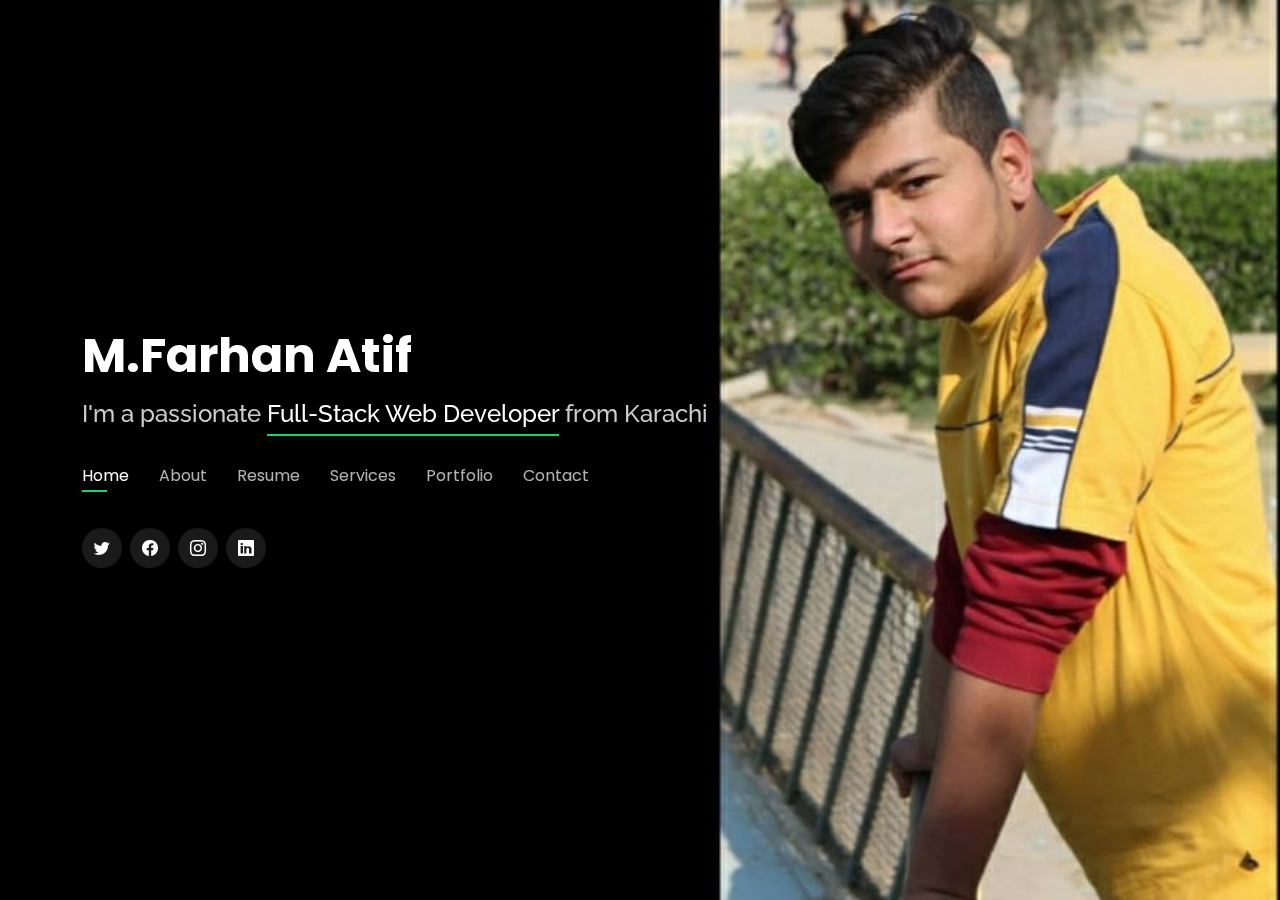
<file: index.html>
<!DOCTYPE html>
<html lang="en">

<head>
  <meta charset="utf-8">
  <meta content="width=device-width, initial-scale=1.0" name="viewport">

  <title>Personal Porfolio</title>
  <meta content="" name="description">
  <meta content="" name="keywords">
  <link rel="stylesheet" href="https://cdnjs.cloudflare.com/ajax/libs/font-awesome/6.0.0-beta3/css/all.min.css">

  <link href="assets/img/apple-touch-icon.png" rel="apple-touch-icon">
  <link href="https://fonts.googleapis.com/css?family=Open+Sans:300,300i,400,400i,600,600i,700,700i|Raleway:300,300i,400,400i,500,500i,600,600i,700,700i|Poppins:300,300i,400,400i,500,500i,600,600i,700,700i" rel="stylesheet">
  <link href="assets/vendor/bootstrap/css/bootstrap.min.css" rel="stylesheet">
  <link href="assets/vendor/bootstrap-icons/bootstrap-icons.css" rel="stylesheet">
  <link href="assets/vendor/boxicons/css/boxicons.min.css" rel="stylesheet">
  <link href="assets/vendor/glightbox/css/glightbox.min.css" rel="stylesheet">
  <link href="assets/vendor/remixicon/remixicon.css" rel="stylesheet">
  <link href="assets/vendor/swiper/swiper-bundle.min.css" rel="stylesheet">
  <link href="assets/css/style.css" rel="stylesheet">
</head>

<body>

  <!-- ======= Header ======= -->
  <header id="header">
    <div class="container">

      <h1><a href="index.html">M.Farhan Atif</a></h1>
      <h2>I'm a passionate <span>Full-Stack Web Developer</span> from Karachi</h2>

      <nav id="navbar" class="navbar">
        <ul>
          <li><a class="nav-link active" href="#header">Home</a></li>
          <li><a class="nav-link" href="#about">About</a></li>
          <li><a class="nav-link" href="#resume">Resume</a></li>
          <li><a class="nav-link" href="#services">Services</a></li>
          <li><a class="nav-link" href="#portfolio">Portfolio</a></li>
          <li><a class="nav-link" href="#contact">Contact</a></li>
        </ul>
        <i class="bi bi-list mobile-nav-toggle"></i>
      </nav><!-- .navbar -->

      <div class="social-links">
        <a href="https://twitter.com/farhanatif18" class="twitter"><i class="bi bi-twitter"></i></a>
        <a href="https://www.facebook.com/farhan.atif.5036" class="facebook"><i class="bi bi-facebook"></i></a>
        <a href="https://www.instagram.com/_f.a.r.h.a.n.7/" class="instagram"><i class="bi bi-instagram"></i></a>
        <a href="https://www.linkedin.com/in/farhan-atif-74a462228/" class="linkedin"><i class="bi bi-linkedin"></i></a>
      </div>

    </div>
  </header>
  <!-- End Header -->

  <!-- ======= About Section ======= -->
  <section id="about" class="about">
    <div class="about-me container">
      <div class="section-title">
        <h2>About</h2>
        <p>Learn more about me</p>
      </div>

      <div class="row">
        <div class="col-lg-4" data-aos="fade-right">
          <img src="assets/img/img.jpeg" class="img-fluid" alt="">
        </div>
        <div class="col-lg-8 pt-4 pt-lg-0 content" data-aos="fade-left">
          <h3>Full-Stack Developer</h3>
          <p class="fst-italic">
            Looking for a challenging role in a reputable organization to utilize my technical, database, and management skills for the growth of the organization as well as to enhance my knowledge about new and emerging trends in the IT sector.
          </p>
          <div class="row">
            <div class="col-lg-6">
              <ul>
                <li><i class="bi bi-chevron-right"></i> <strong>Birthday:</strong> <span>12 August 2004</span></li>
                <li><i class="bi bi-chevron-right"></i> <strong>Website:</strong> <span>www.example.com</span></li>
                <li><i class="bi bi-chevron-right"></i> <strong>Phone:</strong> <span>+92 333 2245310</span></li>
                <li><i class="bi bi-chevron-right"></i> <strong>City:</strong> <span>Karachi, Pak</span></li>
              </ul>
            </div>
            <div class="col-lg-6">
              <ul>
                <li><i class="bi bi-chevron-right"></i> <strong>Age:</strong> <span>17</span></li>
                <li><i class="bi bi-chevron-right"></i> <strong>Degree:</strong> <span>Intermediate</span></li>
                <li><i class="bi bi-chevron-right"></i> <strong>PhEmailone:</strong> <span>farhanatif9990@gmail.com</span></li>
                <li><i class="bi bi-chevron-right"></i> <strong>Freelance:</strong> <span>Available</span></li>
              </ul>
            </div>
          </div>
         
        </div>
      </div>

    </div><!-- End About Me -->

    <!-- ======= Counts ======= -->
    <div class="counts container">

      <div class="row">

        <div class="col-lg-3 col-md-6">
          <div class="count-box">
            <i class="bi bi-emoji-smile"></i>
            <span data-purecounter-start="0" data-purecounter-end="12" data-purecounter-duration="1" class="purecounter"></span>
            <p>Happy Clients</p>
          </div>
        </div>

        <div class="col-lg-3 col-md-6 mt-5 mt-md-0">
          <div class="count-box">
            <i class="bi bi-journal-richtext"></i>
            <span data-purecounter-start="0" data-purecounter-end="20" data-purecounter-duration="1" class="purecounter"></span>
            <p>Projects</p>
          </div>
        </div>

        <div class="col-lg-3 col-md-6 mt-5 mt-lg-0">
          <div class="count-box">
            <i class="bi bi-headset"></i>
            <span data-purecounter-start="0" data-purecounter-end="12" data-purecounter-duration="1" class="purecounter"></span>
            <p>Hours Of Support</p>
          </div>
        </div>

        <div class="col-lg-3 col-md-6 mt-5 mt-lg-0">
          <div class="count-box">
            <i class="bi bi-award"></i>
            <span data-purecounter-start="0" data-purecounter-end="4" data-purecounter-duration="1" class="purecounter"></span>
            <p>Awards</p>
          </div>
        </div>

      </div>

    </div><!-- End Counts -->

    <!-- ======= Skills  ======= -->
    <div class="skills container">

      <div class="section-title">
        <h2>Skills</h2>
      </div>

      <div class="row skills-content">

        <div class="col-lg-6">

          <div class="progress">
            <span class="skill">HTML <i class="val">80%</i></span>
            <div class="progress-bar-wrap">
              <div class="progress-bar" role="progressbar" aria-valuenow="80" aria-valuemin="0" aria-valuemax="100"></div>
            </div>
          </div>

          <div class="progress">
            <span class="skill">CSS <i class="val">70%</i></span>
            <div class="progress-bar-wrap">
              <div class="progress-bar" role="progressbar" aria-valuenow="70" aria-valuemin="0" aria-valuemax="100"></div>
            </div>
          </div>

          <div class="progress">
            <span class="skill">JavaScript <i class="val">50%</i></span>
            <div class="progress-bar-wrap">
              <div class="progress-bar" role="progressbar" aria-valuenow="50" aria-valuemin="0" aria-valuemax="100"></div>
            </div>
          </div>

        </div>

        <div class="col-lg-6">

          <div class="progress">
            <span class="skill">Bootstrap  <i class="val">80%</i></span>
            <div class="progress-bar-wrap">
              <div class="progress-bar" role="progressbar" aria-valuenow="80" aria-valuemin="0" aria-valuemax="100"></div>
            </div>
          </div>

          <div class="progress">
            <span class="skill">.Net <i class="val">65%</i></span>
            <div class="progress-bar-wrap">
              <div class="progress-bar" role="progressbar" aria-valuenow="65" aria-valuemin="0" aria-valuemax="100"></div>
            </div>
          </div>

          <div class="progress">
            <span class="skill">.Net MVC <i class="val">75%</i></span>
            <div class="progress-bar-wrap">
              <div class="progress-bar" role="progressbar" aria-valuenow="75" aria-valuemin="0" aria-valuemax="100"></div>
            </div>
          </div>

        </div>

      </div>

    </div><!-- End Skills -->

    <!-- ======= Interests ======= -->
    <div class="interests container">

      <div class="section-title">
        <h2>Interests</h2>
      </div>

      <div class="row">
        <div class="col-lg-3 col-md-4">
          <div class="icon-box">
            <i class="fa fa-book-reader" style="color: #ffbb2c;"></i>
            <h3>Book Reading</h3>
          </div>
        </div>
        <div class="col-lg-3 col-md-4 mt-4 mt-md-0">
          <div class="icon-box">
            <i class="fas fa-robot" style="color: #5578ff;"></i>
            <h3>Trends&Technologies</h3>
          </div>
        </div>
        <div class="col-lg-3 col-md-4 mt-4 mt-md-0">
          <div class="icon-box">
            <i class="fas fa-laptop-code" style="color: #e80368;"></i>
            <h3>learning new things</h3>
          </div>
        </div>
        <div class="col-lg-3 col-md-4 mt-4 mt-lg-0">
          <div class="icon-box">
            <i class="fas fa-hat-cowboy-side" style="color: #e361ff;"></i>
            <h3>facts about Ethical hacking</h3>
          </div>
        </div>
  

  </section><!-- End About Section -->

  <!-- ======= Resume Section ======= -->
  <section id="resume" class="resume">
    <div class="container">

      <div class="section-title">
        <h2>Resume</h2>
        <p>Check My Resume</p>
      </div>

      <div class="row">
        <div class="col-lg-6">
          <h3 class="resume-title">Sumary</h3>
          <div class="resume-item pb-0">
            <h4>M.Farhan Atif</h4>
            <p><em>I am web developer with a vast array of knowledge in many different front end & back end languages, responsive framework,database and the best code practise.My objective is to simply to be the best web developer that i can be and to continue to the technology indutry all that i know and can do. I am dedicated to perfecting my craft learning from more seasoned developers, remaining humble and continiously making strides to learn all that I can do about development. while a student of Aptech, I studied different programming languages that make me continue to contribute to my overall success as a developer      </em></p>
            <p>
            <ul>
              <li>Malir Halt,Karachi, PK</li>
              <li>(+92) 333-2245310</li>
              <li>farhanatif9990@gmail.com</li>
            </ul>
            </p>
          </div>

          <h3 class="resume-title">Education</h3>
          <div class="resume-item">
            <h4>Marticulation In Computer Science</h4>
            <h5>2019 - 2020</h5>
            <p><em>The Educators School, Karachi, Pk</em></p>
             </div>
          <div class="resume-item">
            <h4>Intermidiate In Computer Science (ICS)</h4>
            <h5>2020 - 2022</h5>
            <p><em>Kent College, Karachi, PK</em></p>
            </div>
        </div>
        <div class="col-lg-6">

          <div class="resume-item">
            <h4>Software Engineering (ACCP Prime 3 years diploma)</h4>
            <h5>2020 - 2023</h5>
            <p><em>Aptech, Karachi, PK</em></p>
          </div>
         
        </div>
      </div>

    </div>
  </section><!-- End Resume Section -->

  <!-- ======= Services Section ======= -->
  <section id="services" class="services">
    <div class="container">

      <div class="section-title">
        <h2>Services</h2>
        <p>My Services</p>
      </div>

      <div class="row">
        <div class="col-lg-4 col-md-6 d-flex align-items-stretch">
          <div class="icon-box">
            <div class="icon"><i class="fas fa-laptop-code"></i></div>
            <h4><a href="">Front End development</a></h4>
            <p>A front-end developer architects and develops websites and applications using web technologies (i.e., HTML, CSS, DOM, and JavaScript), which run on the Open Web Platform or act as compilation input for non-web platform environments</p>
          </div>
        </div>

        <div class="col-lg-4 col-md-6 d-flex align-items-stretch mt-4 mt-md-0">
          <div class="icon-box">
            <div class="icon"><i class="fas fa-laptop-code"></i></div>
            <h4><a href="">asp.NET</a></h4>
            <p>asp.NET is an open source web framework, created by Microsoft, for building modern web apps and services that run on macOS, Linux</p>
          </div>
        </div>

        <div class="col-lg-4 col-md-6 d-flex align-items-stretch mt-4 mt-lg-0">
          <div class="icon-box">
            <div class="icon"><i class="fas fa-laptop-code"></i></div>
            <h4><a href="">asp.NET MVC </a></h4>
            <p>asp.Net MVC is an architectural design pattern which is used to develop the user interfaces which are maintainable, reusable, and testable. It is used for separation of concerns.</p>
          </div>
        </div>

    

      </div>

    </div>
  </section><!-- End Services Section -->

  <!-- ======= Portfolio Section ======= -->
  <section id="portfolio" class="portfolio">
    <div class="container">

      <div class="section-title">
        <h2>Portfolio</h2>
        <p>My Works</p>
      </div>

      <div class="row">
        <div class="col-lg-12 d-flex justify-content-center">
          <ul id="portfolio-flters">
            <li data-filter="*" class="filter-active">All</li>
            <li data-filter=".filter-app">Front End</li>
            <li data-filter=".filter-card">Back End</li>
          </ul>
        </div>
      </div>

      <div class="row portfolio-container">

        <div class="col-lg-4 col-md-6 portfolio-item filter-app">
          <div class="portfolio-wrap">
            <img src="assets/img/portfolio/panda.PNG" class="img-fluid" alt="">
            <div class="portfolio-info">
              <h4>Foodpanda </h4>
              <p>Copy of Foodpanda(Practise)</p>
              <div class="portfolio-links">
                <a href="assets/img/portfolio/panda.PNG" data-gallery="portfolioGallery" class="portfolio-lightbox" title="Foodpanda"><i class="bx bx-plus"></i></a>
                <a href="assets/foodpanda/index.html" data-gallery="portfolioDetailsGallery" data-glightbox="type: external" class="portfolio-details-lightbox" title="Portfolio Details"><i class="bx bx-link"></i></a>
              </div>
            </div>
          </div>
        </div>

        <!-- <div class="col-lg-4 col-md-6 portfolio-item filter-web">
          <div class="portfolio-wrap">
            <img src="assets/img/portfolio/portfolio-2.jpg" class="img-fluid" alt="">
            <div class="portfolio-info">
              <h4>Web 3</h4>
              <p>Web</p>
              <div class="portfolio-links">
                <a href="assets/img/portfolio/portfolio-2.jpg" data-gallery="portfolioGallery" class="portfolio-lightbox" title="Web 3"><i class="bx bx-plus"></i></a>
                <a href="portfolio-details.html" data-gallery="portfolioDetailsGallery" data-glightbox="type: external" class="portfolio-details-lightbox" title="Portfolio Details"><i class="bx bx-link"></i></a>
              </div>
            </div>
          </div>
        </div>

        <div class="col-lg-4 col-md-6 portfolio-item filter-app">
          <div class="portfolio-wrap">
            <img src="assets/img/portfolio/portfolio-3.jpg" class="img-fluid" alt="">
            <div class="portfolio-info">
              <h4>App 2</h4>
              <p>App</p>
              <div class="portfolio-links">
                <a href="assets/img/portfolio/portfolio-3.jpg" data-gallery="portfolioGallery" class="portfolio-lightbox" title="App 2"><i class="bx bx-plus"></i></a>
                <a href="portfolio-details.html" data-gallery="portfolioDetailsGallery" data-glightbox="type: external" class="portfolio-details-lightbox" title="Portfolio Details"><i class="bx bx-link"></i></a>
              </div>
            </div>
          </div>
        </div> -->

        <!-- <div class="col-lg-4 col-md-6 portfolio-item filter-card">
          <div class="portfolio-wrap">
            <img src="assets/img/portfolio/portfolio-4.jpg" class="img-fluid" alt="">
            <div class="portfolio-info">
              <h4>Card 2</h4>
              <p>Card</p>
              <div class="portfolio-links">
                <a href="assets/img/portfolio/portfolio-4.jpg" data-gallery="portfolioGallery" class="portfolio-lightbox" title="Card 2"><i class="bx bx-plus"></i></a>
                <a href="portfolio-details.html" data-gallery="portfolioDetailsGallery" data-glightbox="type: external" class="portfolio-details-lightbox" title="Portfolio Details"><i class="bx bx-link"></i></a>
              </div>
            </div>
          </div>
        </div> -->

        <!-- <div class="col-lg-4 col-md-6 portfolio-item filter-web">
          <div class="portfolio-wrap">
            <img src="assets/img/portfolio/portfolio-5.jpg" class="img-fluid" alt="">
            <div class="portfolio-info">
              <h4>Web 2</h4>
              <p>Web</p>
              <div class="portfolio-links">
                <a href="assets/img/portfolio/portfolio-5.jpg" data-gallery="portfolioGallery" class="portfolio-lightbox" title="Web 2"><i class="bx bx-plus"></i></a>
                <a href="portfolio-details.html" data-gallery="portfolioDetailsGallery" data-glightbox="type: external" class="portfolio-details-lightbox" title="Portfolio Details"><i class="bx bx-link"></i></a>
              </div>
            </div>
          </div>
        </div> -->

   

      </div>

    </div>
  </section><!-- End Portfolio Section -->

  <!-- ======= Contact Section ======= -->
  <section id="contact" class="contact">
    <div class="container">

      <div class="section-title">
        <h2>Contact</h2>
        <p>Contact Me</p>
      </div>

      <div class="row mt-2">

        <div class="col-md-6 d-flex align-items-stretch">
          <div class="info-box">
            <i class="bx bx-map"></i>
            <h3>My Address</h3>
            <p>A4 Row c bagh-e-Rafi Malir Halt, Karachi, PK</p>
          </div>
        </div>

        <div class="col-md-6 mt-4 mt-md-0 d-flex align-items-stretch">
          <div class="info-box">
            <i class="bx bx-share-alt"></i>
            <h3>Social Profiles</h3>
            <div class="social-links">
              <a href="https://twitter.com/farhanatif18" class="twitter"><i class="bi bi-twitter"></i></a>
              <a href="https://www.facebook.com/farhan.atif.5036" class="facebook"><i class="bi bi-facebook"></i></a>
              <a href="https://www.instagram.com/_f.a.r.h.a.n.7/" class="instagram"><i class="bi bi-instagram"></i></a>
              <!-- <a href="#" class="google-plus"><i class="bi bi-skype"></i></a> -->
              <a href="https://www.linkedin.com/in/farhan-atif-74a462228/" class="linkedin"><i class="bi bi-linkedin"></i></a>
            </div>
          </div>
        </div>

        <div class="col-md-6 mt-4 d-flex align-items-stretch">
          <div class="info-box">
            <i class="bx bx-envelope"></i>
            <h3>Email Me</h3>
            <p>farhanatif9990@gmail.com</p>
          </div>
        </div>
        <div class="col-md-6 mt-4 d-flex align-items-stretch">
          <div class="info-box">
            <i class="bx bx-phone-call"></i>
            <h3>Call Me</h3>
            <p>+92 333 2245310</p>
          </div>
        </div>
      </div>

      <form  class=" mt-4 ">
        <div class="row ">
          <div class="col-md-6 form-group">
            <input type="text" name="name" class="form-control" id="name" placeholder="Your Name" required>
          </div>
          <div class="col-md-6 form-group mt-3 mt-md-0">
            <input type="email" class="form-control" name="email" id="email" placeholder="Your Email" required>
          </div>
        </div>
        <div class="form-group mt-3">
          <input type="text" class="form-control" name="subject" id="subject" placeholder="Subject" required>
        </div>
        <div class="form-group mt-3">
          <textarea class="form-control" name="message" rows="5" placeholder="Message" required></textarea>
        </div>
      
        <div class="text-center"><button class="btn btn-warning mt-2" type="submit">Send Message</button></div>
      </form>

    </div>
  </section><!-- End Contact Section -->



  <!-- Vendor JS Files -->
  <script src="assets/vendor/purecounter/purecounter.js"></script>
  <script src="assets/vendor/bootstrap/js/bootstrap.bundle.min.js"></script>
  <script src="assets/vendor/glightbox/js/glightbox.min.js"></script>
  <script src="assets/vendor/isotope-layout/isotope.pkgd.min.js"></script>
  <script src="assets/vendor/swiper/swiper-bundle.min.js"></script>
  <script src="assets/vendor/waypoints/noframework.waypoints.js"></script>
  <script src="assets/vendor/php-email-form/validate.js"></script>

  <!-- Template Main JS File -->
  <script src="assets/js/main.js"></script>

</body>

</html>
</file>
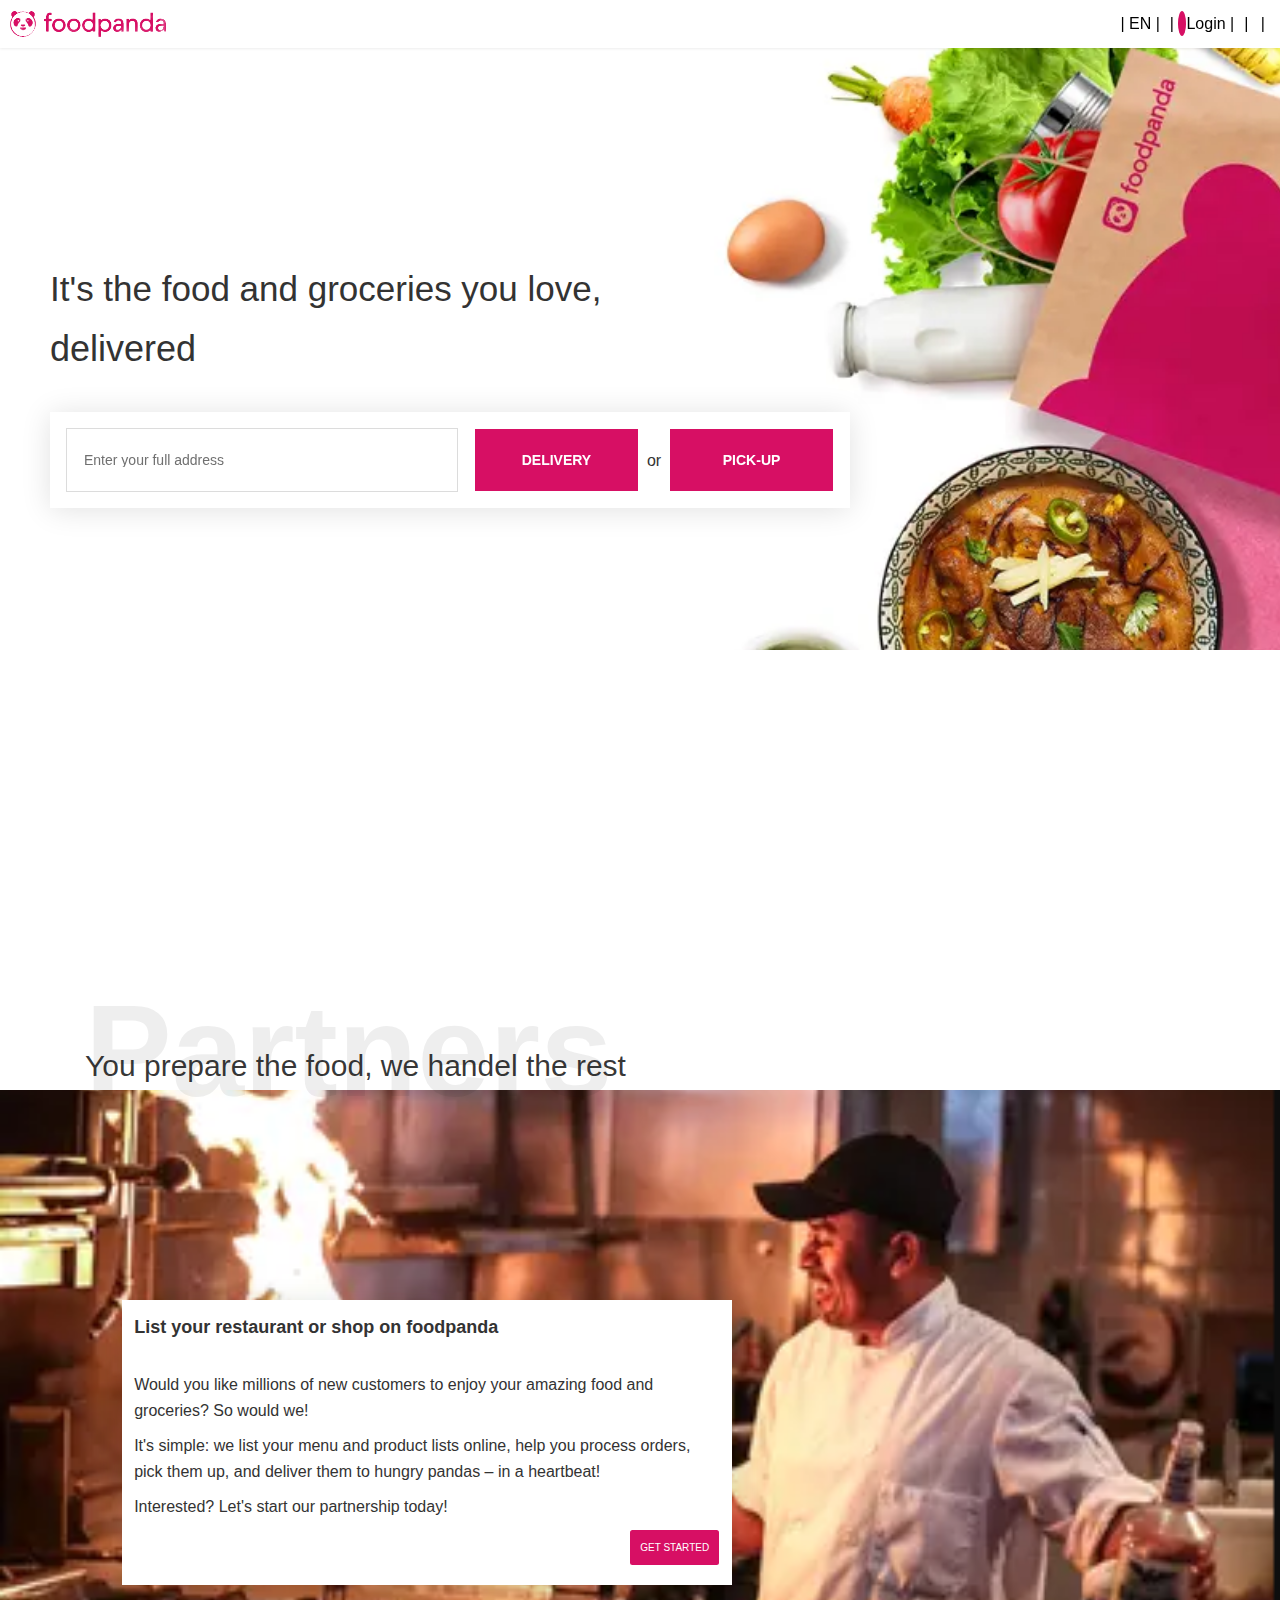
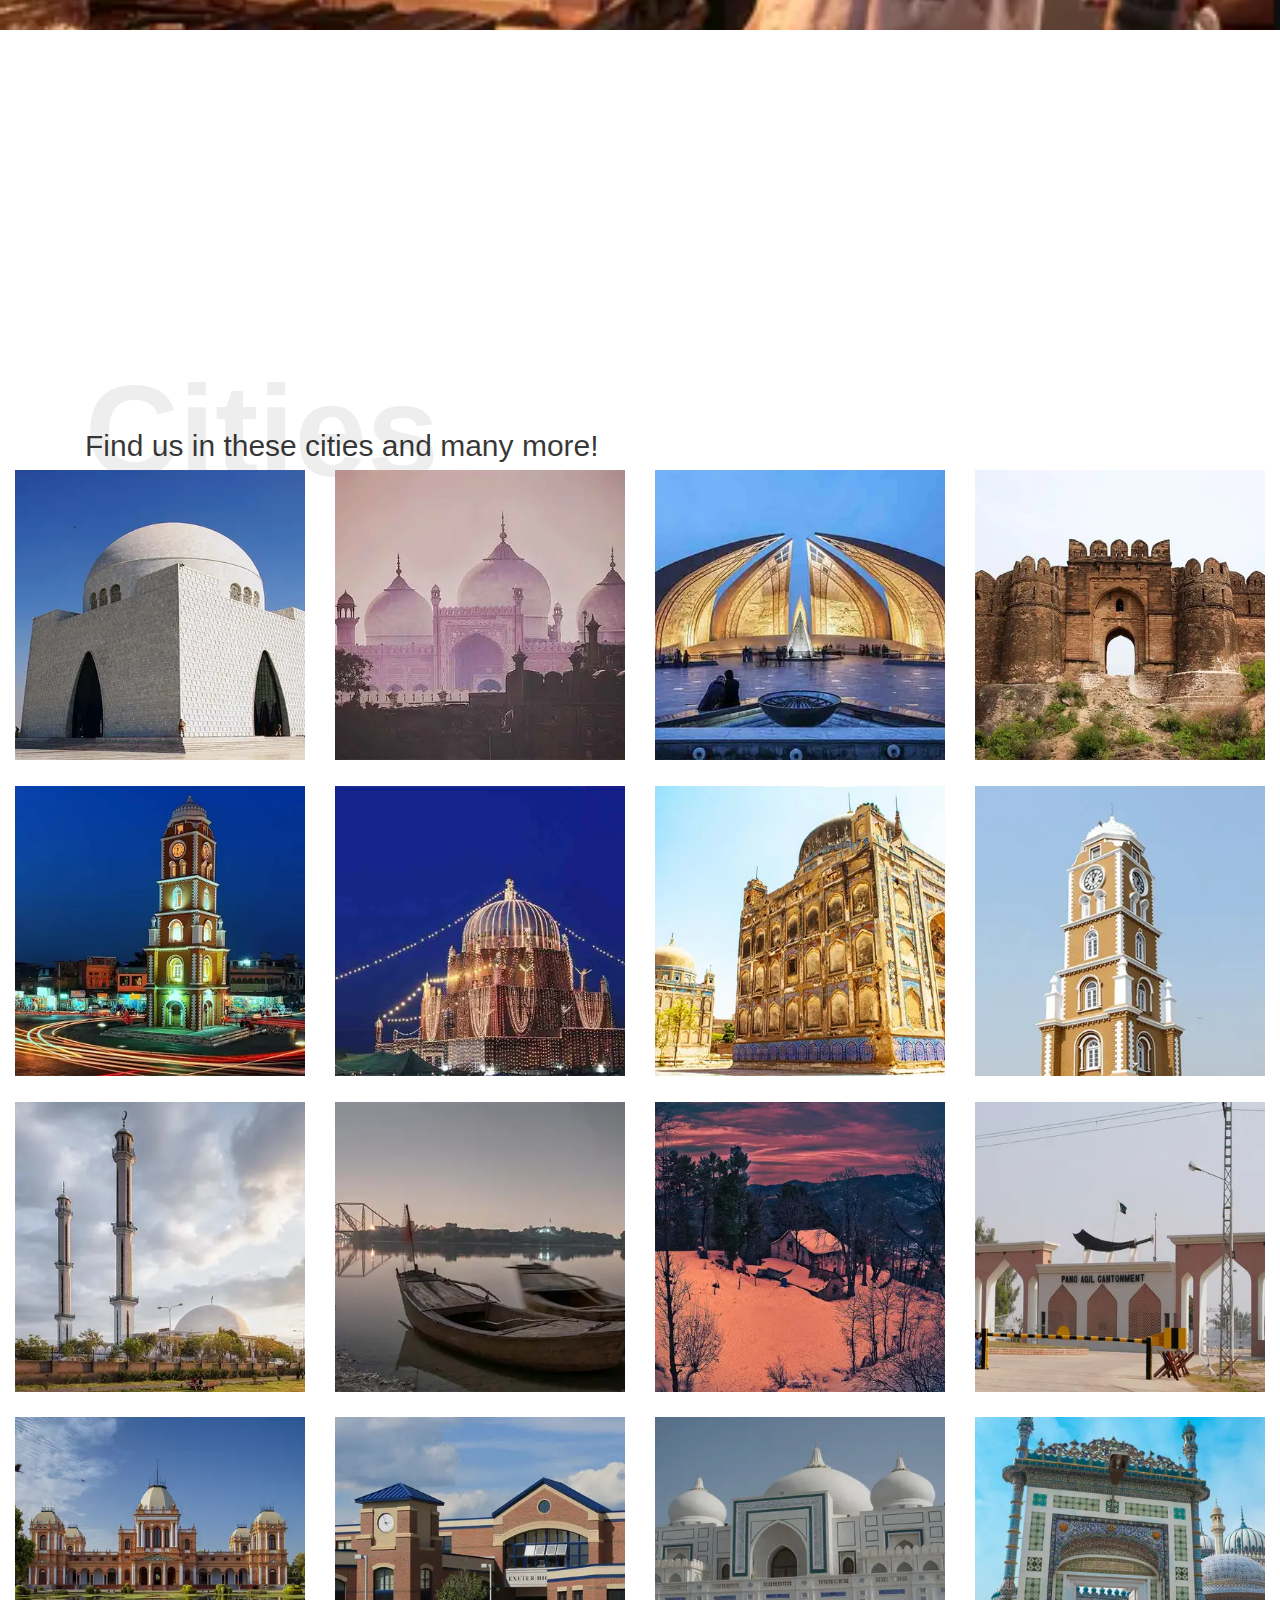
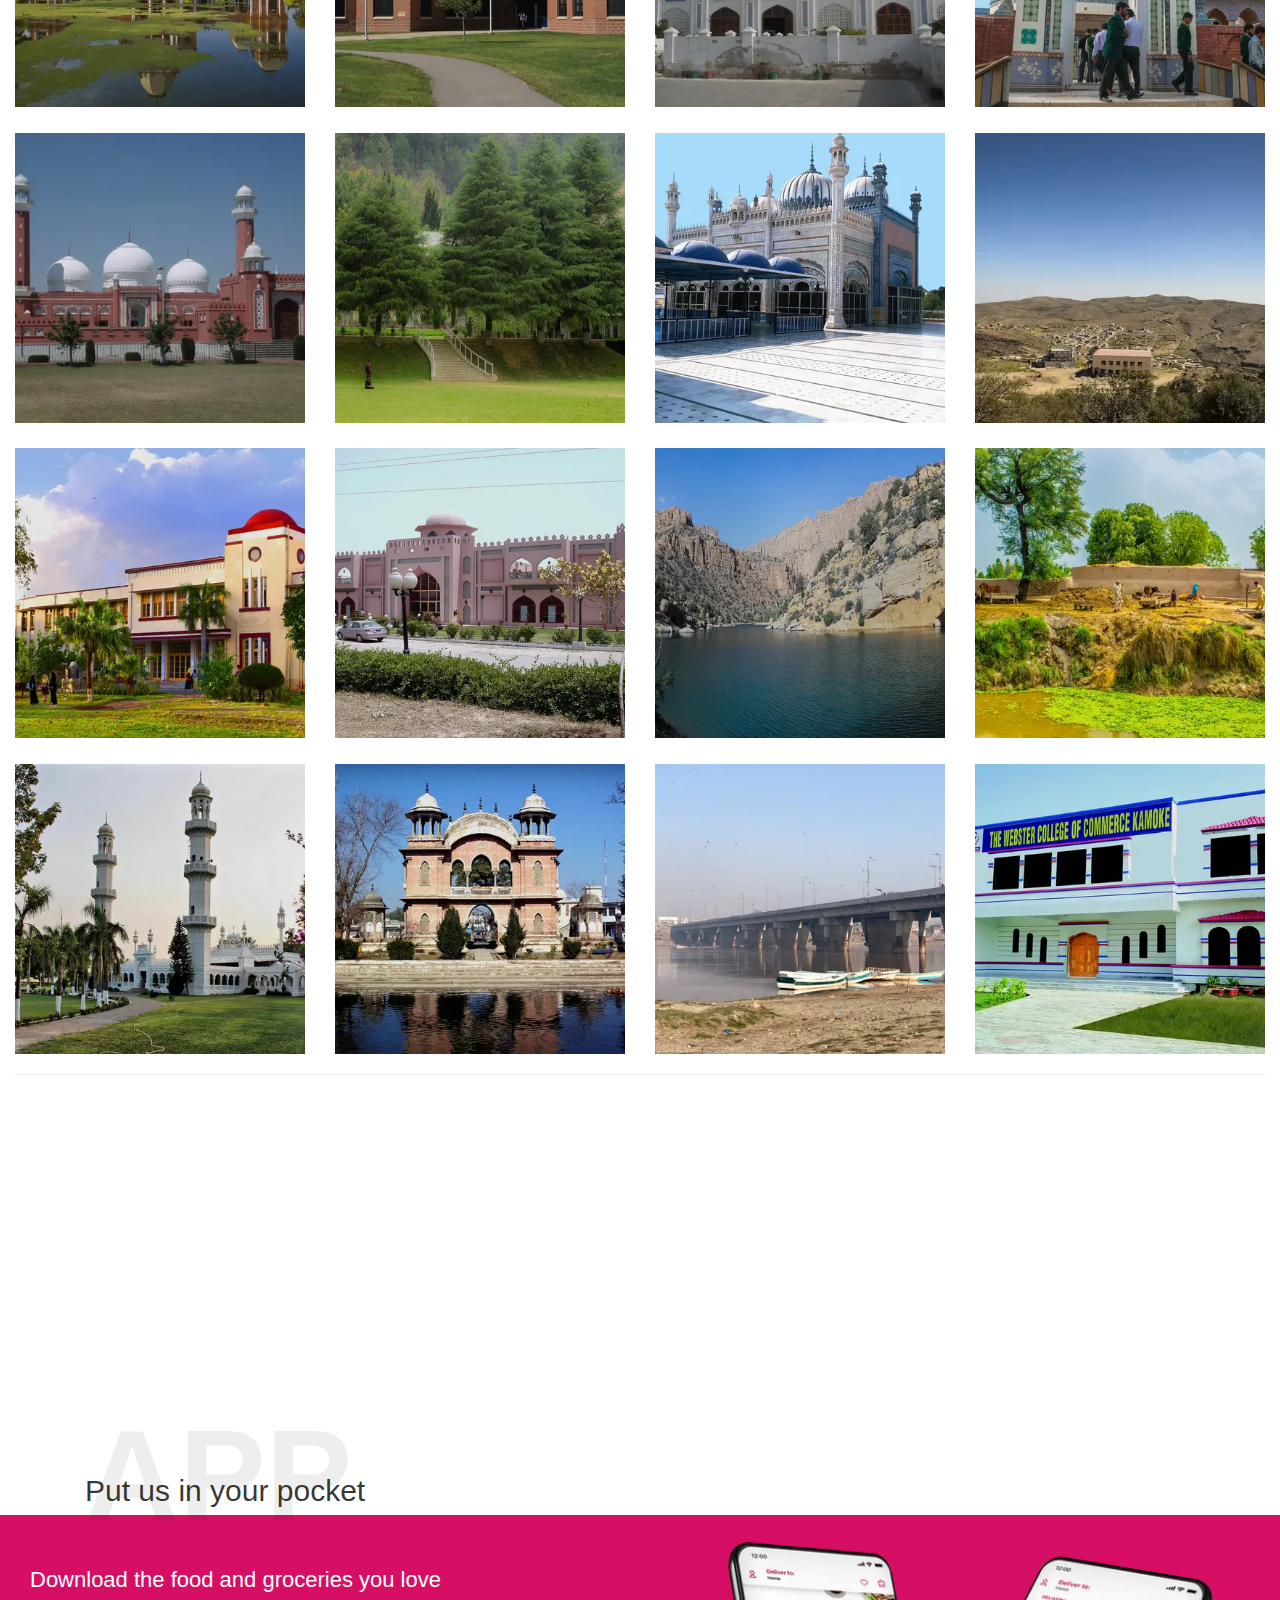
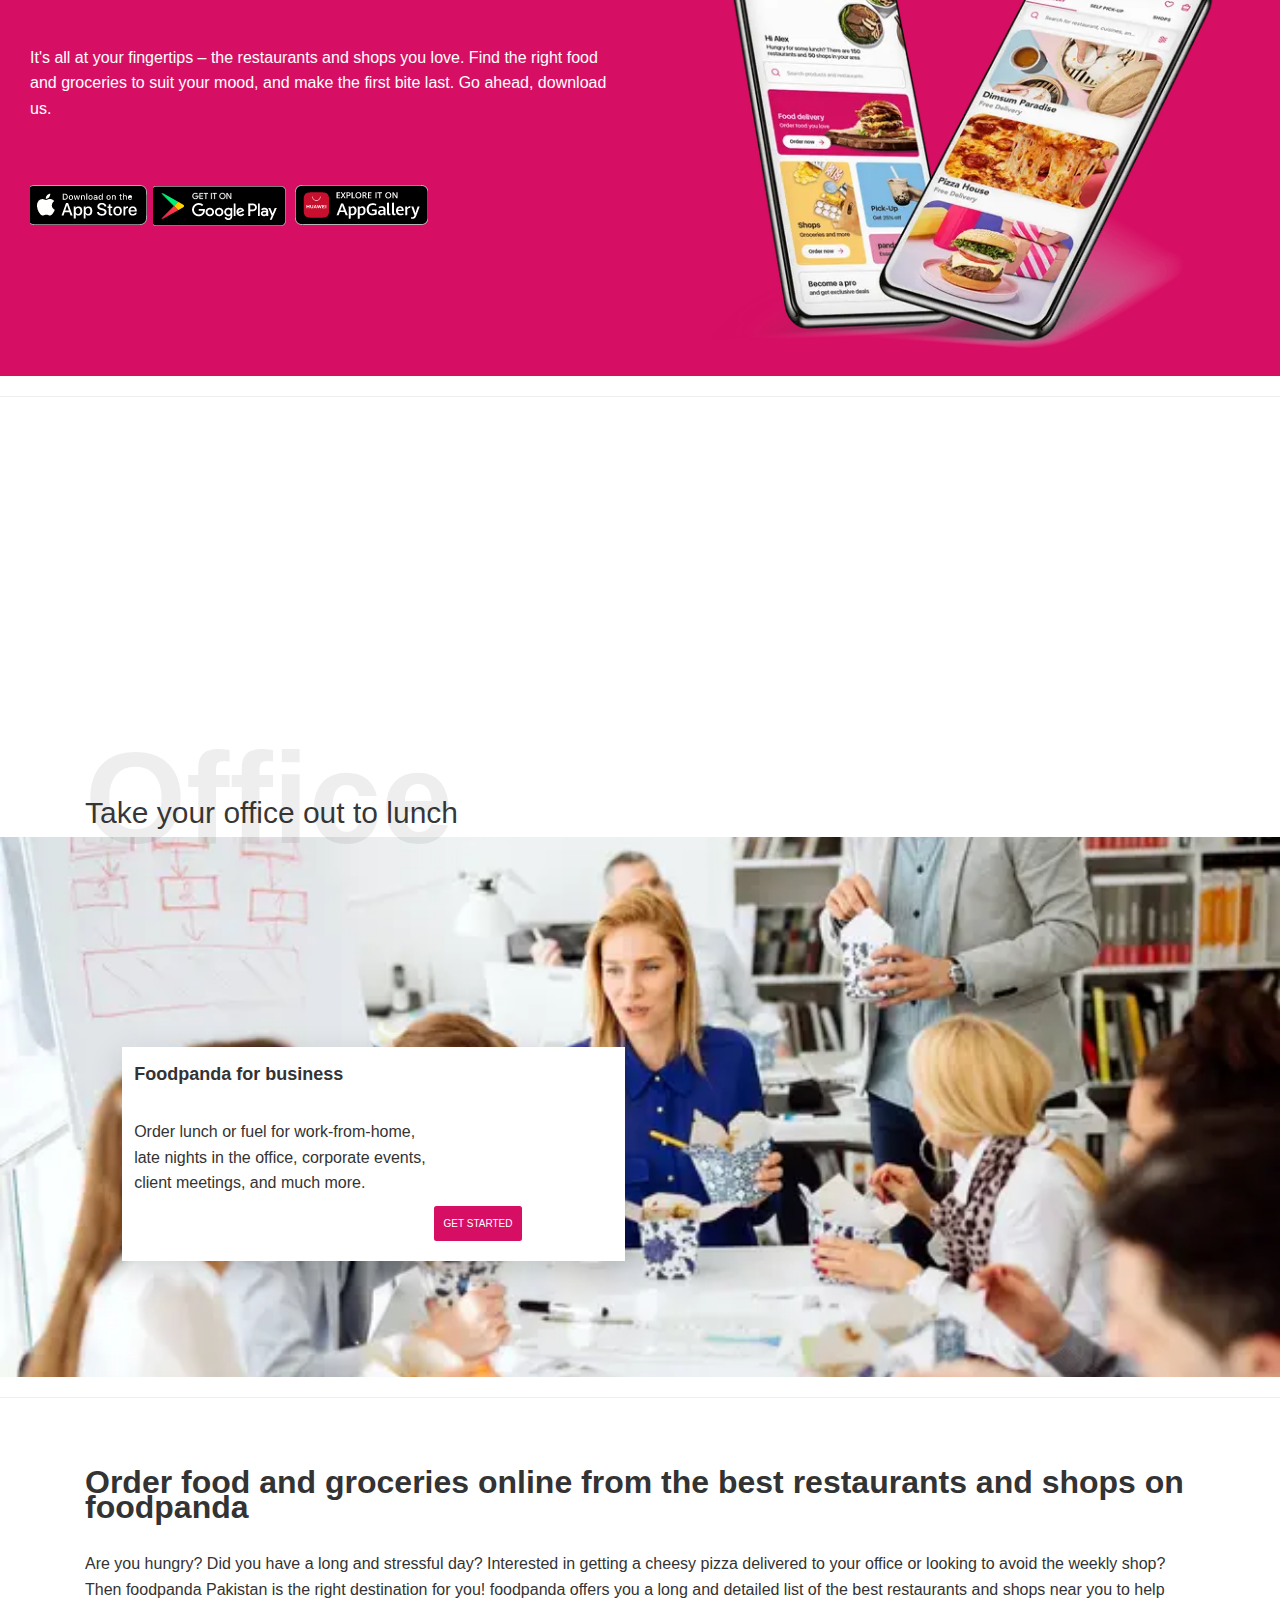
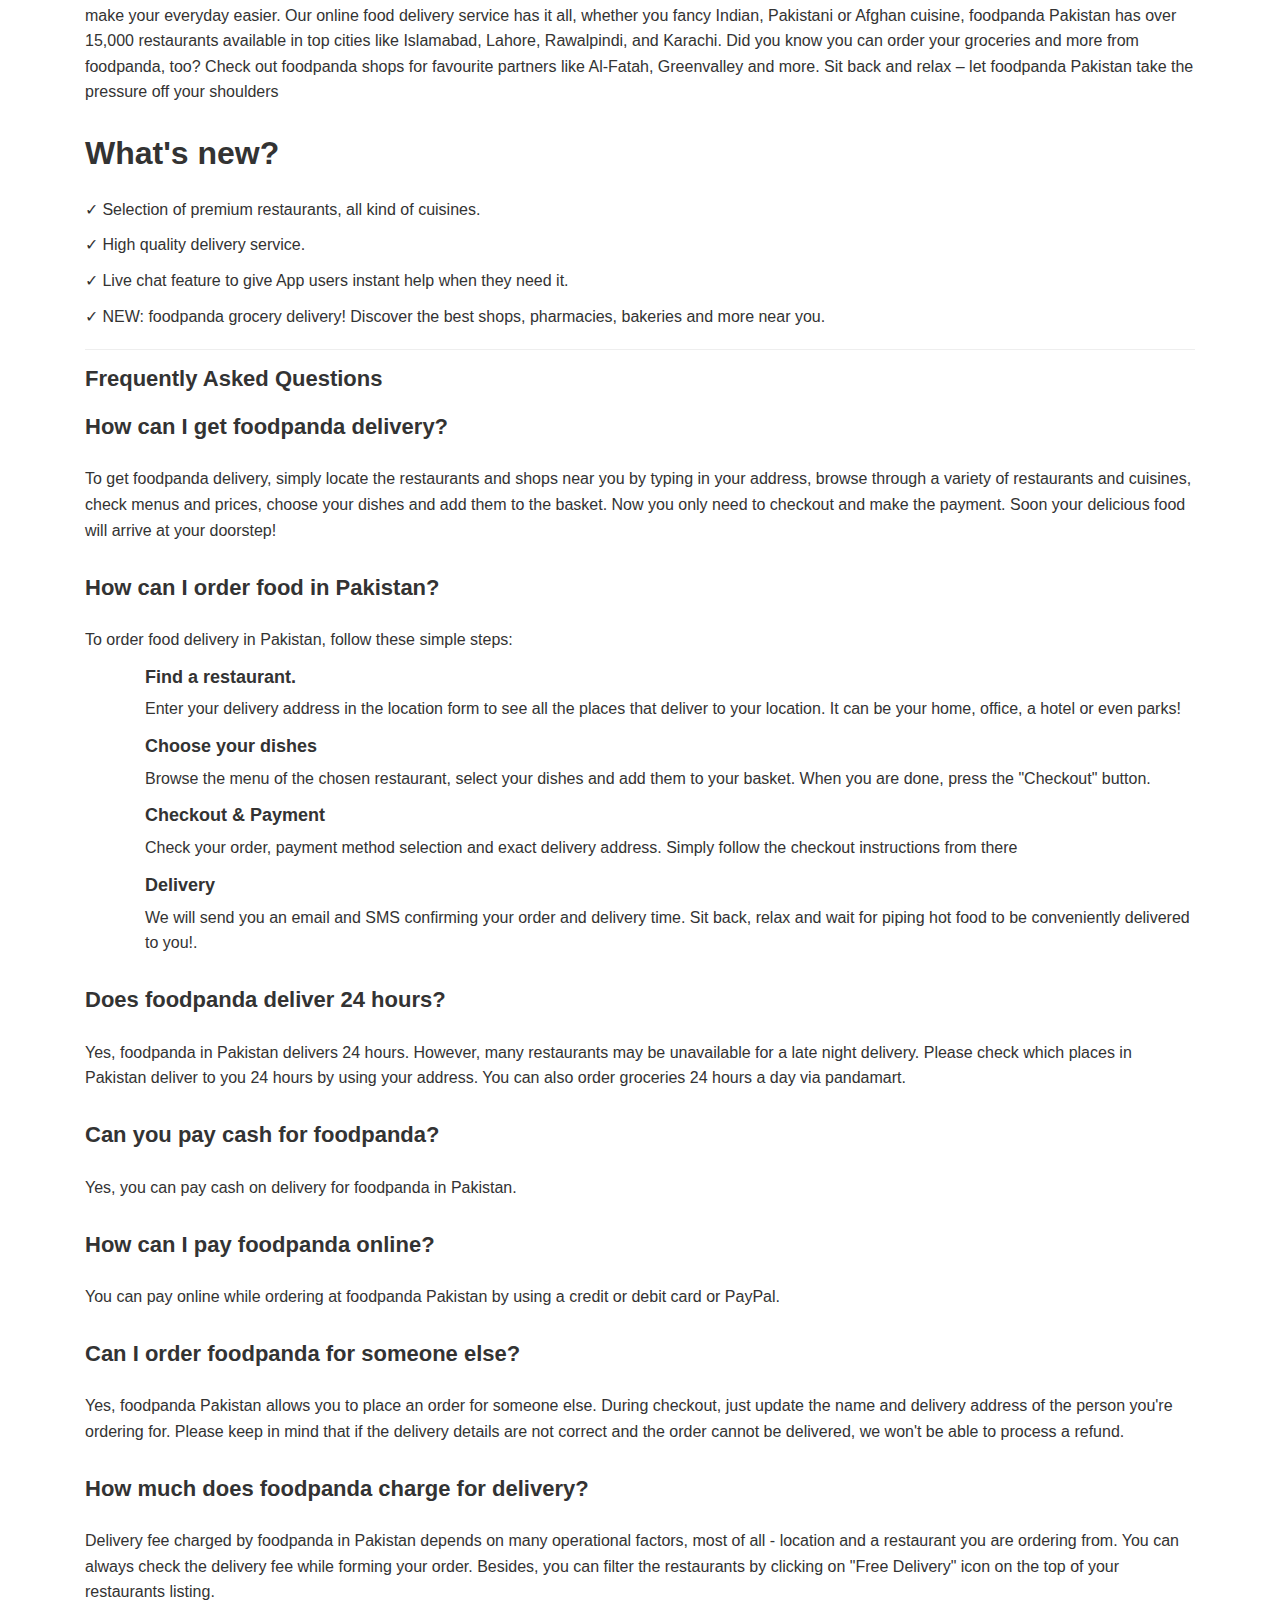
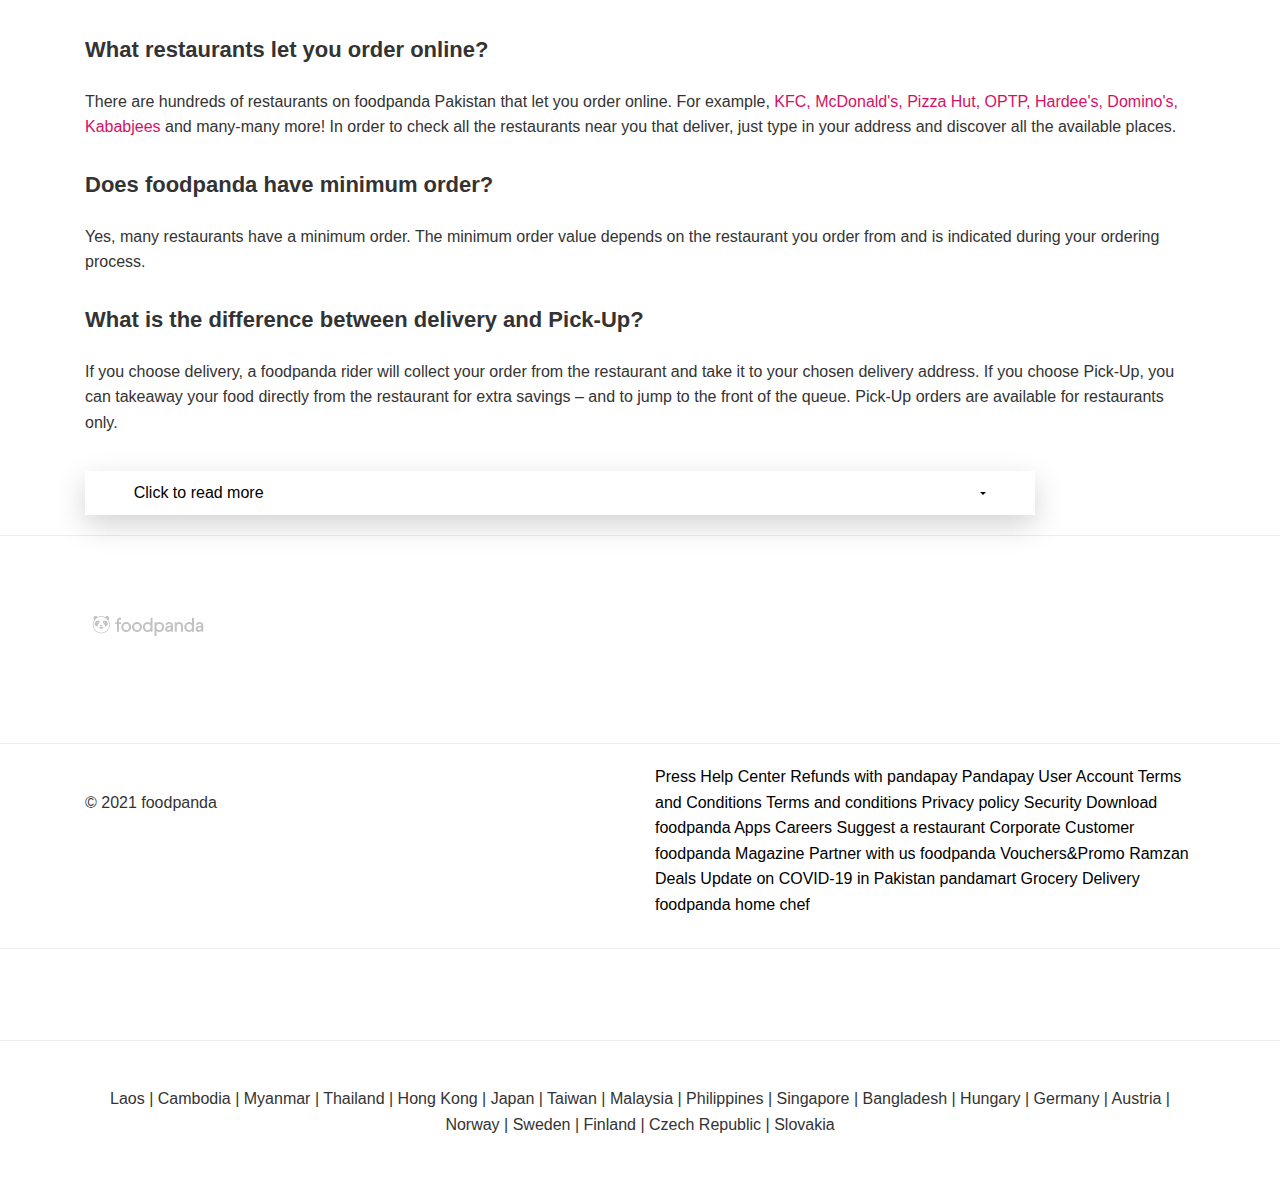
<file: assets/foodpanda/index.html>
<!DOCTYPE html>
<html lang="en">

<head>
  <meta charset="UTF-8">
  <meta name="viewport" content="width=device-width, initial-scale=1.0">
  <meta http-equiv="X-UA-Compatible" content="ie=edge">
  <meta name="Description" content="Enter your description here" />
  <link rel="stylesheet" href="https://cdnjs.cloudflare.com/ajax/libs/twitter-bootstrap/4.6.0/css/bootstrap.min.css">
  <link rel="stylesheet" href="https://cdnjs.cloudflare.com/ajax/libs/font-awesome/6.0.0-beta2/css/all.min.css" integrity="sha512-YWzhKL2whUzgiheMoBFwW8CKV4qpHQAEuvilg9FAn5VJUDwKZZxkJNuGM4XkWuk94WCrrwslk8yWNGmY1EduTA==" crossorigin="anonymous" referrerpolicy="no-referrer" />
  <link rel="icon" href="images/choto.png">
  <link rel="stylesheet" href="style.css">
  <title>Farhan copy</title>
</head>
<style>
  .anchor{
    color: black;
  }
  .anchor:hover{
    color: #D70F64;
  }
  .fa-user {
    background-color: #D70F64;
    color: white;
    border-radius: 100%;
    padding: 4px;
  }
  .fab{
    color: rgba(0, 0, 0, 0.555);
  }
  .fab:hover{
    background-color: #D70F64;
    color: #fff;
    border-radius: 100%;
  }
  .fa-shopping-bag {
    color: #D70F64;
    border-radius: 100%;
    padding: 4px;
  }

  .container1 {
    background-repeat: no-repeat;
    background-image: url(images/banner.webp);
    width: 100%;
    height: 650px;
    background-size: cover;
    background-position-x: 500px;
    display: flex;
    align-items: center;
  }

  .form-group h1 {
    font-size: 130px;
    color: rgba(22, 22, 22, 0.075);
    font-weight: bold;
  }

  .form-group p {
    font-size: 30px;
    position: relative;
    bottom: 200px;
    color: rgba(0, 0, 0, 0.795);
  }

  .img-background {
    background-image: url(images/second.PNG);
    height: 60vh;
    background-position: center;
    background-size: cover;
    background-repeat: no-repeat;
  }

  .bottom {
    position: relative;
    top: 210px;
  }

  .btn1 {
    background-color: #D70F64;
    color: white;
    padding: 9px;
    margin-left: 50px;
  }
  .btn2 {
    background-color: white;
    color: black;
    padding: 9px;
  }
  .img-background3 {
    background-image: url(images/offive.webp);
    height: 60vh;
    background-position: center;
    background-size: cover;
    background-repeat: no-repeat;
  }

  .hovereffect {
    width: 100%;
    height: 100%;
    float: left;
    overflow: hidden;
    position: relative;
    text-align: center;
    cursor: default;
  }

  .hovereffect .overlay {
    width: 100%;
    height: 100%;
    position: absolute;
    overflow: hidden;
    top: 0;
    left: 0;
    opacity: 0;
    background-color: rgba(0, 0, 0, 0.5);
    -webkit-transition: all .4s ease-in-out;
    transition: all .4s ease-in-out
  }

  .hovereffect img {
    display: block;
    position: relative;
    -webkit-transition: all .4s linear;
    transition: all .4s linear;
  }

  .hovereffect h2 {
    text-transform: uppercase;
    color: #D70F64;
    text-align: center;
    position: relative;
    font-size: 17px;
    background: rgba(0, 0, 0, 0.363);
    -webkit-transform: translatey(-100px);
    -ms-transform: translatey(-100px);
    transform: translatey(-100px);
    -webkit-transition: all .2s ease-in-out;
    transition: all .2s ease-in-out;
    padding: 10px;
  }

  .hovereffect a.info {
    text-decoration: none;
    display: inline-block;
    text-transform: uppercase;
    color: #fff;
    border: 1px solid #fff;
    background-color: transparent;
    opacity: 0;
    filter: alpha(opacity=0);
    -webkit-transition: all .2s ease-in-out;
    transition: all .2s ease-in-out;
    margin: 50px 0 0;
    padding: 7px 14px;
    background-color: #D70F64;
  }

  .hovereffect a.info:hover {
    box-shadow: 0 0 5px #D70F64;
  }

  .hovereffect:hover img {
    -ms-transform: scale(1.2);
    -webkit-transform: scale(1.2);
    transform: scale(1.2);
  }

  .hovereffect:hover .overlay {
    opacity: 1;
    filter: alpha(opacity=100);
  }

  .hovereffect:hover h2,
  .hovereffect:hover a.info {
    opacity: 1;
    filter: alpha(opacity=100);
    -ms-transform: translatey(0);
    -webkit-transform: translatey(0);
    transform: translatey(0);
  }

  .hovereffect:hover a.info {
    -webkit-transition-delay: .2s;
    transition-delay: .2s;
  }
</style>

<body>
  <header>
    <nav class="navbar navbar-expand-lg navbar-white bg-white fixed-top  shadow-sm">
      <a class="navbar-brand" href="#"><img src="images/logo.png" alt=""></a>
      <button class="navbar-toggler" type="button" data-toggle="collapse" data-target="#navbarSupportedContent"
        aria-controls="navbarSupportedContent" aria-expanded="false" aria-label="Toggle navigation">
        <span class="navbar-toggler-icon"></span>
      </button>

      <div class="collapse navbar-collapse" id="navbarSupportedContent">
        <ul class="navbar-nav ml-auto">
          <li class="nav-item active">
            <a class="nav-link" href="#" style="color: black;"><span class="span"> | </span> EN <span class="span"> |
              </span></a>
          </li>
          <li class="nav-item">
            <a class="nav-link" href="#"><span class="span" style="color: black;"> | </span> <span class="colm"> <i
                  style=" text-align: center; " class="fas fa-user "></i></span> <span
                style="color: black;">Login</span> <span class="span" style="color: black;">
                | </span></a>
          </li>
          <li class="nav-item">
            <a class="nav-link " href="#"><span class="span" style="color: black;"> | </span><i
                class="fas fa-shopping-bag"></i> <span class="span" style="color: black;"> | </span> </a>
          </li>
        </ul>
      </div>
    </nav>
  </header>

  <div class="container1">
    <div class="div">
      <p style="margin-left: 50px; " class="display-4">It's the food and groceries you love,</p>
      <h5 style="margin-left: 50px;">delivered</h5>
      <div class="hero-section-form"
        style="align-items: center; text-align: center; margin-left: 50px; position: absolute; width: 800px; margin-top: 30px;">
        <form method="GET" style="width: 100%;" class="location-form restaurants-search-form is-full-address "
          id="delivery-information-postal-index-form">
          <div class="address-search-container " id="address-search-container">
            <div class="input-box js-input-box validation-wrapper big">
              <input type="text" class="restaurants-search-form__input restaurants__location__input "
                id="delivery-information-postal-index" name="" placeholder=" " value=""
                data-msg_error_not_found="Something went wrong! We do not recognise the address you entered. Please try again."
                data-msg_you_probably_mean="Does this postal code match your query?"
                data-msg_error_geolocation="It was not possible to detect your location"
                data-msg_error_empty="We need your address to find restaurants near you"
                data-msg_error_postal_code="Please enter your street address and number"
                data-msg_error_vendor_empty_address="Enter your address to see if this restaurant delivers to you." />
              <div class="address-suggestions" id="address-suggestions"></div>
              <label for="delivery-information-postal-index" style="width: 1000px;">Enter your full address</label>

            </div>
          </div>
          <div class="button-container two-buttons">
            <button
              class="button restaurants-search-form__button js-restaurants-search-submit restaurants-search-form__button--full js-restaurants-search-button gtm-homepage-delivery-button restaurants-search-form__button--flexible"
              data-gtm-cta="findRestaurant_main" data-testid="delivery_button">Delivery</button>
            <span class="button-text-separator">
              or
            </span>
            <button
              class="button restaurants-search-form__button js-restaurants-search-pickup js-restaurants-search-button gtm-homepage-pickup-button"
              data-gtm-cta="findRestaurant_main" data-testid="pickup_button">Pick-Up</button>
            <span class="tooltip-pickup"
              title="Get your favorite meals to go with our new pick up feature! Hungry?"></span>
            <button
              class="button js-restaurants-search-submit restaurants-search-form__button--reduced gtm-homepage-delivery-button restaurants-search-form__button"
              data-gtm-cta="findRestaurant_main"><i class="fa fa-map-marker-alt"></i></button>
          </div>
      </div>
    </div>
  </div>
  <!-------second section----->
  <div class="container" style="top: 300px;">
    <div class="form-group bottom">
      <h1>Partners</h1>
      <p>You prepare the food, we handel the rest</p>
    </div>
  </div>
  <div class="container-fluid">
    <div class="row img-background">
      <div class="col-lg-6 col-md-12 offset-1">
        <div class="card-body bg-white shadow-lg my-5" style="position: relative; top: 180px">
          <div class="card-title ">
            <h4 style="font-weight: bold; font-size: large;">List your restaurant or shop on foodpanda</h4>
            <br>
            <p>Would you like millions of new customers to enjoy your amazing food and groceries? So would we!</p>
            <p>It's simple: we list your menu and product lists online, help you process orders, pick them up, and
              deliver them to hungry pandas – in a heartbeat!</p>
            <p>Interested? Let's start our partnership today!</p>
            <div class="form-group text-right">
               <a href="stared/start.html" class="btn btn1">  GET STARTED</a>
            </div>
          </div>
        </div>
      </div>
    </div>
  </div>
  <!---------third section--------->
  <div class="container">
    <div class="form-group bottom">
      <h1>Cities</h1>
      <p>Find us in these cities and many more!</p>
    </div>
  </div>

  <div class="container-fluid">
    <div class="row">
      <div class="col-lg-3 col-md-4 col-sm-6 col-xs-12">
        <div class="hovereffect">
          <img class="img-responsive" src="images/Karachi.webp" alt="">
          <div class="overlay">
            <h2>Karachi</h2>
            <a class="info" href="cities/index.html"><i class="fa fa-arrow-right"></i></a>
          </div>
        </div>
      </div>
      <div class="col-lg-3 col-md-4 col-sm-6 col-xs-12">
        <div class="hovereffect">
          <img class="img-responsive" src="images/Lahore.webp" alt="">
          <div class="overlay">
            <h2>Lahore</h2>
            <a class="info" href="cities/index.html"><i class="fa fa-arrow-right"></i></a>
          </div>
        </div>
      </div>
      <div class="col-lg-3 col-md-4 col-sm-6 col-xs-12">
        <div class="hovereffect">
          <img class="img-responsive" src="images/Islamabad.webp" alt="">
          <div class="overlay">
            <h2>Islamabad</h2>
            <a class="info" href="cities/index.html"><i class="fa fa-arrow-right"></i></a>
          </div>
        </div>
      </div>
      <div class="col-lg-3 col-md-4 col-sm-6 col-xs-12">
        <div class="hovereffect">
          <img class="img-responsive" src="images/Rawalpindi.webp" alt="">
          <div class="overlay">
            <h2>Rawalpindi</h2>
            <a class="info" href="cities/index.html"><i class="fa fa-arrow-right"></i></a>
          </div>
        </div>
      </div>
    </div>
    <br>
    <div class="row">
      <div class="col-lg-3 col-md-4 col-sm-6 col-xs-12">
        <div class="hovereffect">
          <img class="img-responsive" src="images/Faisalabad.webp" alt="">
          <div class="overlay">
            <h2>Faisalabad</h2>
            <a class="info" href="cities/index.html"><i class="fa fa-arrow-right"></i></a>
          </div>
        </div>
      </div>
      <div class="col-lg-3 col-md-4 col-sm-6 col-xs-12">
        <div class="hovereffect">
          <img class="img-responsive" src="images/Multan.webp" alt="">
          <div class="overlay">
            <h2>Multan</h2>
            <a class="info" href="cities/index.html"><i class="fa fa-arrow-right"></i></a>
          </div>
        </div>
      </div>
      <div class="col-lg-3 col-md-4 col-sm-6 col-xs-12">
        <div class="hovereffect">
          <img class="img-responsive" src="images/Hyderabad.webp" alt="">
          <div class="overlay">
            <h2>Hyderabad</h2>
            <a class="info" href="cities/index.html"><i class="fa fa-arrow-right"></i></a>
          </div>
        </div>
      </div>
      <div class="col-lg-3 col-md-4 col-sm-6 col-xs-12">
        <div class="hovereffect">
          <img class="img-responsive" src="images/Sialkot.webp" alt="">
          <div class="overlay">
            <h2>Sialkot</h2>
            <a class="info" href="cities/index.html"><i class="fa fa-arrow-right"></i></a>
          </div>
        </div>
      </div>
    </div>
    <br>
    <div class="row">
      <div class="col-lg-3 col-md-4 col-sm-6 col-xs-12">
        <div class="hovereffect">
          <img class="img-responsive" src="images/Peshawar.webp" alt="">
          <div class="overlay">
            <h2>Peshawar</h2>
            <a class="info" href="cities/index.html"><i class="fa fa-arrow-right"></i></a>
          </div>
        </div>
      </div>
      <div class="col-lg-3 col-md-4 col-sm-6 col-xs-12">
        <div class="hovereffect">
          <img class="img-responsive" src="images/Sukkur.webp" alt="">
          <div class="overlay">
            <h2>Sukkur</h2>
            <a class="info" href="cities/index.html"><i class="fa fa-arrow-right"></i></a>
          </div>
        </div>
      </div>
      <div class="col-lg-3 col-md-4 col-sm-6 col-xs-12">
        <div class="hovereffect">
          <img class="img-responsive" src="images/Murree.webp" alt="">
          <div class="overlay">
            <h2>Muree</h2>
            <a class="info" href="cities/index.html"><i class="fa fa-arrow-right"></i></a>
          </div>
        </div>
      </div>
      <div class="col-lg-3 col-md-4 col-sm-6 col-xs-12">
        <div class="hovereffect">
          <img class="img-responsive" src="images/PanoAqil.webp" alt="">
          <div class="overlay">
            <h2>PanoAqil</h2>
            <a class="info" href="cities/index.html"><i class="fa fa-arrow-right"></i></a>
          </div>
        </div>
      </div>
    </div>
    <br>
    <div class="row">
      <div class="col-lg-3 col-md-4 col-sm-6 col-xs-12">
        <div class="hovereffect">
          <img class="img-responsive" src="images/Bahawalpur.webp" alt="">
          <div class="overlay">
            <h2>Bahawalpur</h2>
            <a class="info" href="cities/index.html"><i class="fa fa-arrow-right"></i></a>
          </div>
        </div>
      </div>
      <div class="col-lg-3 col-md-4 col-sm-6 col-xs-12">
        <div class="hovereffect">
          <img class="img-responsive" src="images/Sadiqabad.webp" alt="">
          <div class="overlay">
            <h2>Sadikabad</h2>
            <a class="info" href="cities/index.html"><i class="fa fa-arrow-right"></i></a>
          </div>
        </div>
      </div>
      <div class="col-lg-3 col-md-4 col-sm-6 col-xs-12">
        <div class="hovereffect">
          <img class="img-responsive" src="images/city-tile-Larkana.webp" alt="">
          <div class="overlay">
            <h2>Larkana</h2>
            <a class="info" href="cities/index.html"><i class="fa fa-arrow-right"></i></a>
          </div>
        </div>
      </div>
      <div class="col-lg-3 col-md-4 col-sm-6 col-xs-12">
        <div class="hovereffect">
          <img class="img-responsive" src="images/city-tile-Sahiwal.webp" alt="">
          <div class="overlay">
            <h2>Sahiwal</h2>
            <a class="info" href="cities/index.html"><i class="fa fa-arrow-right"></i></a>
          </div>
        </div>
      </div>
    </div>
    <br>
    <div class="row">
      <div class="col-lg-3 col-md-4 col-sm-6 col-xs-12">
        <div class="hovereffect">
          <img class="img-responsive" src="images/city-tile-WahhCannt.webp" alt="">
          <div class="overlay">
            <h2>WahhCant</h2>
            <a class="info" href="cities/index.html"><i class="fa fa-arrow-right"></i></a>
          </div>
        </div>
      </div>
      <div class="col-lg-3 col-md-4 col-sm-6 col-xs-12">
        <div class="hovereffect">
          <img class="img-responsive" src="images/Abottabad.webp" alt="">
          <div class="overlay">
            <h2>Abbotabad</h2>
            <a class="info" href="cities/index.html"><i class="fa fa-arrow-right"></i></a>
          </div>
        </div>
      </div>
      <div class="col-lg-3 col-md-4 col-sm-6 col-xs-12">
        <div class="hovereffect">
          <img class="img-responsive" src="images/city-tile-RahimYarKhan.webp" alt="">
          <div class="overlay">
            <h2>Rahim Yar Khan</h2>
            <a class="info" href="cities/index.html"><i class="fa fa-arrow-right"></i></a>
          </div>
        </div>
      </div>
      <div class="col-lg-3 col-md-4 col-sm-6 col-xs-12">
        <div class="hovereffect">
          <img class="img-responsive" src="images/city-tile-DeraGhaziKhan.webp" alt="">
          <div class="overlay">
            <h2>DeraGhazi Khan</h2>
            <a class="info" href="cities/index.html"><i class="fa fa-arrow-right"></i></a>
          </div>
        </div>
      </div>
    </div>
    <br>
    <div class="row">
      <div class="col-lg-3 col-md-4 col-sm-6 col-xs-12">
        <div class="hovereffect">
          <img class="img-responsive" src="images/city-tile-Sargodha.webp" alt="">
          <div class="overlay">
            <h2>Sargodha</h2>
            <a class="info" href="cities/index.html"><i class="fa fa-arrow-right"></i></a>
          </div>
        </div>
      </div>
      <div class="col-lg-3 col-md-4 col-sm-6 col-xs-12">
        <div class="hovereffect">
          <img class="img-responsive" src="images/city-tile-Gujranwala.webp" alt="">
          <div class="overlay">
            <h2>Gujranwala</h2>
            <a class="info" href="cities/index.html"><i class="fa fa-arrow-right"></i></a>
          </div>
        </div>
      </div>
      <div class="col-lg-3 col-md-4 col-sm-6 col-xs-12">
        <div class="hovereffect">
          <img class="img-responsive" src="images/city-tile-Quetta.webp" alt="">
          <div class="overlay">
            <h2>Quetta</h2>
            <a class="info" href="cities/index.html"><i class="fa fa-arrow-right"></i></a>
          </div>
        </div>
      </div>
      <div class="col-lg-3 col-md-4 col-sm-6 col-xs-12">
        <div class="hovereffect">
          <img class="img-responsive" src="images/city-tile-Okara.webp" alt="">
          <div class="overlay">
            <h2>Okara</h2>
            <a class="info" href="#"><i class="fa fa-arrow-right"></i></a>
          </div>
        </div>
      </div>
    </div>
    <br>
    <div class="row">
      <div class="col-lg-3 col-md-4 col-sm-6 col-xs-12">
        <div class="hovereffect">
          <img class="img-responsive" src="images/city-tile-Jhelum.webp" alt="">
          <div class="overlay">
            <h2>Jhelum</h2>
            <a class="info" href="#"><i class="fa fa-arrow-right"></i></a>
          </div>
        </div>
      </div>
      <div class="col-lg-3 col-md-4 col-sm-6 col-xs-12">
        <div class="hovereffect">
          <img class="img-responsive" src="images/city-tile-Mardan.webp" alt="">
          <div class="overlay">
            <h2>Mardan</h2>
            <a class="info" href="#"><i class="fa fa-arrow-right"></i></a>
          </div>
        </div>
      </div>
      <div class="col-lg-3 col-md-4 col-sm-6 col-xs-12">
        <div class="hovereffect">
          <img class="img-responsive" src="images/city-tile-Gujrat.jpg.webp" alt="">
          <div class="overlay">
            <h2>Gujrat</h2>
            <a class="info" href="#"><i class="fa fa-arrow-right"></i></a>
          </div>
        </div>
      </div>
      <div class="col-lg-3 col-md-4 col-sm-6 col-xs-12">
        <div class="hovereffect">
          <img class="img-responsive" src="images/city-tile-Kamoke.webp" alt="">
          <div class="overlay">
            <h2>Kamoke</h2>
            <a class="info" href="#"><i class="fa fa-arrow-right"></i></a>
          </div>
        </div>
      </div>
    </div>
    <hr>
  </div>
  <div class="container">
    <div class="form-group bottom">
      <h1>APP</h1>
      <p>Put us in your pocket</p>
    </div>
  </div>
<div class="container-fluid" style="background-color: #D70F64;">
<div class="row">
  <div class="col">
    <br>
    <div class="container my-4"style="top: 500px;">
    <div class="form-group1 my-5 text-white" style="top: 100px;">
      <h3>Download the food and groceries you love</h3>
      <br>
      <br>
      <p>It's all at your fingertips – the restaurants and shops you love. Find the right food and groceries to suit your mood, and make the first bite last. Go ahead, download us.</p>
      <br>
      <br>
      <img src="images/apple.PNG">
      <img src="images/google.PNG">
      <img src="images/hello.PNG">
    </div> 
    </div>
  </div>
  <div class="col">
    <div class="container">    
<div class="form-group">
<img src="images/home-foodpanda-apps.webp" class="img-fluid">
</div>
    </div>
  </div>
</div>
</div>
<hr>
 <!-------fourth  section----->
 <div class="container">
  <div class="form-group bottom">
    <h1>Office</h1>
    <p>Take your office out to lunch</p>
  </div>
</div>
<div class="container-fluid">
  <div class="row img-background3">
    <div class="col-lg-5 col-md-12 offset-1">
      <div class="card-body bg-white shadow-lg my-5" style="position: relative; top: 180px">
        <div class="card-title ">
          <h4 style="font-weight: bold; font-size: large;">
            Foodpanda for business</h4>
          <br>
          <p>Order lunch or fuel for work-from-home,<br> late nights in  the office, corporate events,<br> client meetings, and much more.</p>
          <div class="form-group text-right">
            <button class="btn btn1" style="margin-right: 90px;">GET STARTED</button>
          </div>
        </div>
      </div>
    </div>
  </div>
</div>
<hr>
<br>
<br>
<!-------------fifth section-->
<div class="container">
<h2>Order food and groceries online from the best restaurants and shops on foodpanda</h2>
<br>
<p>Are you hungry? Did you have a long and stressful day? Interested in getting a cheesy pizza delivered to your office or looking to avoid the weekly shop? Then foodpanda Pakistan is the right destination for you! foodpanda offers you a long and detailed list of the best restaurants and shops near you to help make your everyday easier. Our online food delivery service has it all, whether you fancy Indian, Pakistani or Afghan cuisine, foodpanda Pakistan has over 15,000 restaurants available in top cities like Islamabad, Lahore, Rawalpindi, and Karachi. Did you know you can order your groceries and more from foodpanda, too? Check out foodpanda shops for favourite partners like Al-Fatah, Greenvalley and more. Sit back and relax – let foodpanda Pakistan take the pressure off your shoulders</p>
<br>
<h2>What's new?</h2>
<br>
<p>✓ Selection of premium restaurants, all kind of cuisines.</p>
<p>✓ High quality delivery service.</p>
<p>✓ Live chat feature to give App users instant help when they need it.</p>
<p>✓ NEW: foodpanda grocery delivery! Discover the best shops, pharmacies, bakeries and more near you.</p>
<hr>
<h3 style="font-weight: bold;">Frequently Asked Questions</h3>
<br>
<h3 style="font-weight: bold;">How can I get foodpanda delivery?</h3>
<br>
<p>To get foodpanda delivery, simply locate the restaurants and shops near you by typing in your address, browse through a variety of restaurants and cuisines, check menus and prices, choose your dishes and add them to the basket. Now you only need to checkout and make the payment. Soon your delicious food will arrive at your doorstep!</p>
<br>
<h3 style="font-weight: bold;">How can I order food in Pakistan?</h3>
<br>
<p>To order food delivery in Pakistan, follow these simple steps:</p>
<h4 style="font-weight: bold; margin-left: 60px;">Find a restaurant.</h4>
<p style=" margin-left: 60px;">Enter your delivery address in the location form to see all the places that deliver to your location. It can be your home, office, a hotel or even parks!</p>
<h4 style="font-weight: bold; margin-left: 60px;">Choose your dishes</h4>
<p style=" margin-left: 60px;">Browse the menu of the chosen restaurant, select your dishes and add them to your basket. When you are done, press the "Checkout" button.</p>
<h4 style="font-weight: bold; margin-left: 60px;">Checkout & Payment</h4>
<p style=" margin-left: 60px;">Check your order, payment method selection and exact delivery address. Simply follow the checkout instructions from there</p>
<h4 style="font-weight: bold; margin-left: 60px;">Delivery</h4>
<p style=" margin-left: 60px;">We will send you an email and SMS confirming your order and delivery time. Sit back, relax and wait for piping hot food to be conveniently delivered to you!.</p>
<br>
<h3 style="font-weight: bold;">Does foodpanda deliver 24 hours?</h3>
<br>
<p>Yes, foodpanda in Pakistan delivers 24 hours. However, many restaurants may be unavailable for a late night delivery. Please check which places in Pakistan deliver to you 24 hours by using your address. You can also order groceries 24 hours a day via pandamart.</p>
<br>
<h3 style="font-weight: bold;">Can you pay cash for foodpanda?</h3>
<br>
<p>Yes, you can pay cash on delivery for foodpanda in Pakistan.</p>
<br>
<h3 style="font-weight: bold;">How can I pay foodpanda online?</h3>
<br>
<p>You can pay online while ordering at foodpanda Pakistan by using a credit or debit card or PayPal.</p>
<br>
<h3 style="font-weight: bold;">Can I order foodpanda for someone else?</h3>
<br>
<p>Yes, foodpanda Pakistan allows you to place an order for someone else. During checkout, just update the name and delivery address of the person you're ordering for. Please keep in mind that if the delivery details are not correct and the order cannot be delivered, we won't be able to process a refund.</p>
<br>
<h3 style="font-weight: bold;">How much does foodpanda charge for delivery?</h3>
<br>
<p>Delivery fee charged by foodpanda in Pakistan depends on many operational factors, most of all - location and a restaurant you are ordering from. You can always check the delivery fee while forming your order. Besides, you can filter the restaurants by clicking on "Free Delivery" icon on the top of your restaurants listing.</p>
<br>
<h3 style="font-weight: bold;">What restaurants let you order online?</h3>
<br>
<p>There are hundreds of restaurants on foodpanda Pakistan that let you order online. For example,<a href="#"> KFC, McDonald's, Pizza Hut, OPTP, Hardee's, Domino's, Kababjees </a> and many-many more! In order to check all the restaurants near you that deliver, just type in your address and discover all the available places.</p>
<br>
<h3 style="font-weight: bold;">Does foodpanda have minimum order?</h3>
<br>
<p>Yes, many restaurants have a minimum order. The minimum order value depends on the restaurant you order from and is indicated during your ordering process.</p>
<br>
<h3 style="font-weight: bold;">What is the difference between delivery and Pick-Up?</h3>
<br>
<p>If you choose delivery, a foodpanda rider will collect your order from the restaurant and take it to your chosen delivery address. If you choose Pick-Up, you can takeaway your food directly from the restaurant for extra savings – and to jump to the front of the queue. Pick-Up orders are available for restaurants only.</p>
<br>
<div class="btn-group shadow-lg" style="width: 950px; background-color: white; color: black;">
  <button class="btn btn2 btn-lg dropdown-toggle" type="button" data-toggle="dropdown"  aria-expanded="false">
   <span style="margin-right: 710px; font-size: medium;"> Click to read more</span>
  </button>
  <div class="dropdown-menu" style="width: 950px;">
    <div class="container">
      <br>
   <h2 style="font-weight: bold;">Choose from over 28 cuisines and order online for home delivery</h2>
   <br>
   <p>Starting from the first steps of ordering food online via foodpanda Pakistan, the experience is assured to satisfy every customer. Offering a great choice of food ranging from Steaks, Sushi,<a href="#"> Sandwiches </a>, BBQ, Tandoori Chicken, Fried Chicken to cuisines such as <a href="#"> Western, Italian, Mediterranean </a>, Korean, Lebanese, Bakery or great Ice Cream for Dessert, foodpanda provides a delivery service made to especially care for every necessity and exceed the expectations of every customer..</p>
  <br>
  <p> <a href="#"> Pizza in Karachi, Burger in Lahore </a> or <a href="#"> Sandwiches in Islamabad?</a> Among the great cuisines available on foodpanda, choosing the one cuisine you want to order online can be a challenging task; but rest assured, you can try one special cuisine every day and foodpanda will always keep its promise and keep delivering your favorite dishes of your favorite cuisines from your favorite restaurants straight to your doorsteps! Order great pizza from <a href="#"> California Pizza </a>. Many of your favourite dishes from around the world can easily be ordered using foodpanda, like Egg Fried Rice, fresh salad and many types of Chicken, like Chicken Biryani, Chicken Manchurian, Chicken Karahi, and Chicken Tikka.</p>
<hr>
<h3 style="font-weight: bold;">Order food and grocery online with the foodpanda app</h3><br>
<p>Even when on the move, the <strong> free foodpanda mobile application </strong> for iOS, Android and Windows Phone, allows you to order food and groceries online anytime from anywhere. Whichever food you currently desire, we have the largest selection of restaurants for you to choose from, right here on foodpanda!</p>
<br>
<p>In three words, the process of ordering food online is <strong> simple, fast, and convenient </strong>. On the homepage you can start your order by entering your city and area, which leads you to the next page listing the number of total restaurants in your area. Next, you can either select the restaurant you want from the list or further refine your search result by using the cuisine filter on the left hand side of the page- all restaurants that offer your desired cuisine will then be displayed. You can now select your desired restaurant, look through the available online menu, adding all of your favorite appetizers, dishes, desserts as well as beverages to your online basket. Upon completion, you can go ahead and check-out your order; now all you have to do is await your food delivery. Your order will be processed, prepared and delivered straight to your home, office or your current location.</p>  
<br><p>Some of the best restaurants in Pakistan are represented on the service, from the likes of Pizza experts <a href="#">Broadway Pizza </a> and <a href="#"> 14th Street Pizza </a>, to extreme Chinese cuisine from Ginsoy.</p>
<br>
<h3 style="font-weight: bolder;">Order food and grocery online with foodpanda now and enjoy a great dining experience!

</h3>
</div>
</div>
</div>
</div>
<hr>
<br>
<br>
<div class="container">
  <div class="row">
    <div class="col-md-6">
      <img src="images/pic.PNG" alt="">

    </div>
    <div class="col-md-6">
      <i style="font-size: 2.2rem;" class="fab fa-facebook offset-9"></i>
      <i style="margin: 10px; font-size: 2.2rem;" class="fab fa-instagram  offset-"></i>
    </div>
  </div>
</div>
<br>
<br><br><hr>
<div class="container">
  <div class="row">
    <div class="col-md-6">
      <br>
      <p>&copy; 2021 foodpanda</p>
    </div>
    <div class="col-md-6">
      <p> <a href="#" class="anchor"> Press </a><a href="#" class="anchor"> Help Center</a> <a href="#" class="anchor">Refunds with pandapay</a> <a href="#" class="anchor">Pandapay User Account<a href="#" class="anchor"> Terms and Conditions</a> <a href="#" class="anchor">Terms and conditions<a href="#" class="anchor"> Privacy policy <a href="#" class="anchor"> Security</a><a href="#" class="anchor"> Download foodpanda Apps</a><a href="#" class="anchor"> Careers</a> <a href="#" class="anchor">Suggest a restaurant</a> <a href="#" class="anchor">Corporate Customer</a> <a href="#" class="anchor">foodpanda Magazine</a> <a href="#" class="anchor">Partner with us foodpanda</a> <a href="#" class="anchor">Vouchers&Promo</a> <a href="#" class="anchor">Ramzan Deals</a> <a href="#" class="anchor">Update on COVID-19 in Pakistan</a> <a href="#" class="anchor">pandamart</a><a href="#" class="anchor"> Grocery Delivery</a><a href="#" class="anchor"> foodpanda home chef </a></p>
    </div>
  </div>
</div>
<hr>
<br>
<br><hr>
<br>
<footer>
  <div class="container">
    <p class="text-center">
      Laos   |   Cambodia   |   Myanmar   |   Thailand   |   Hong Kong   |   Japan   |   Taiwan   |   Malaysia   |   Philippines   |   Singapore   |   Bangladesh   |   Hungary   |   Germany   |   Austria   |   Norway   |   Sweden   |   Finland   |   Czech Republic   |   Slovakia</p>
  </div>
  <br>
  <br>
</footer>
  <script src="https://cdnjs.cloudflare.com/ajax/libs/jquery/3.5.1/jquery.slim.min.js"></script>
  <script src="https://cdnjs.cloudflare.com/ajax/libs/popper.js/1.16.1/umd/popper.min.js"></script>
  <script src="https://cdnjs.cloudflare.com/ajax/libs/twitter-bootstrap/4.6.0/js/bootstrap.min.js"></script>
</body>

</html>
<script src="script.js"></script>
</file>
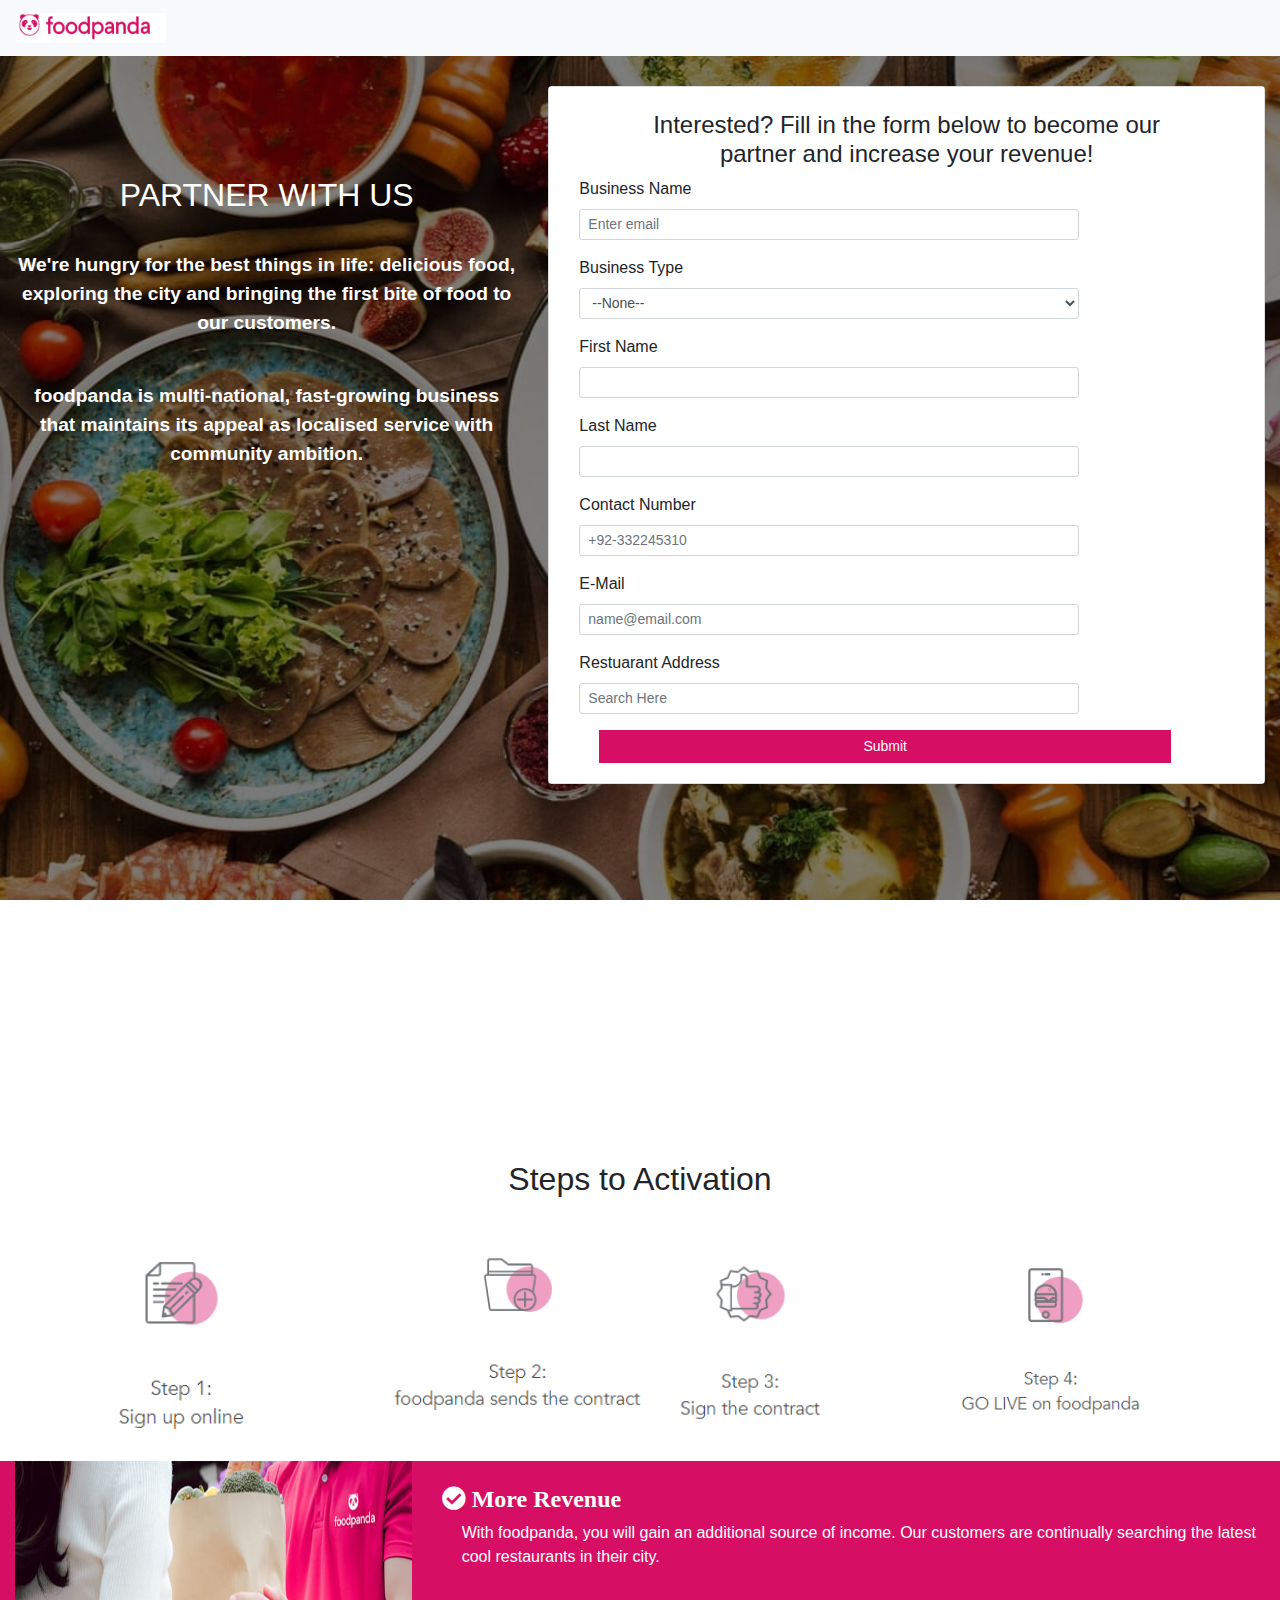
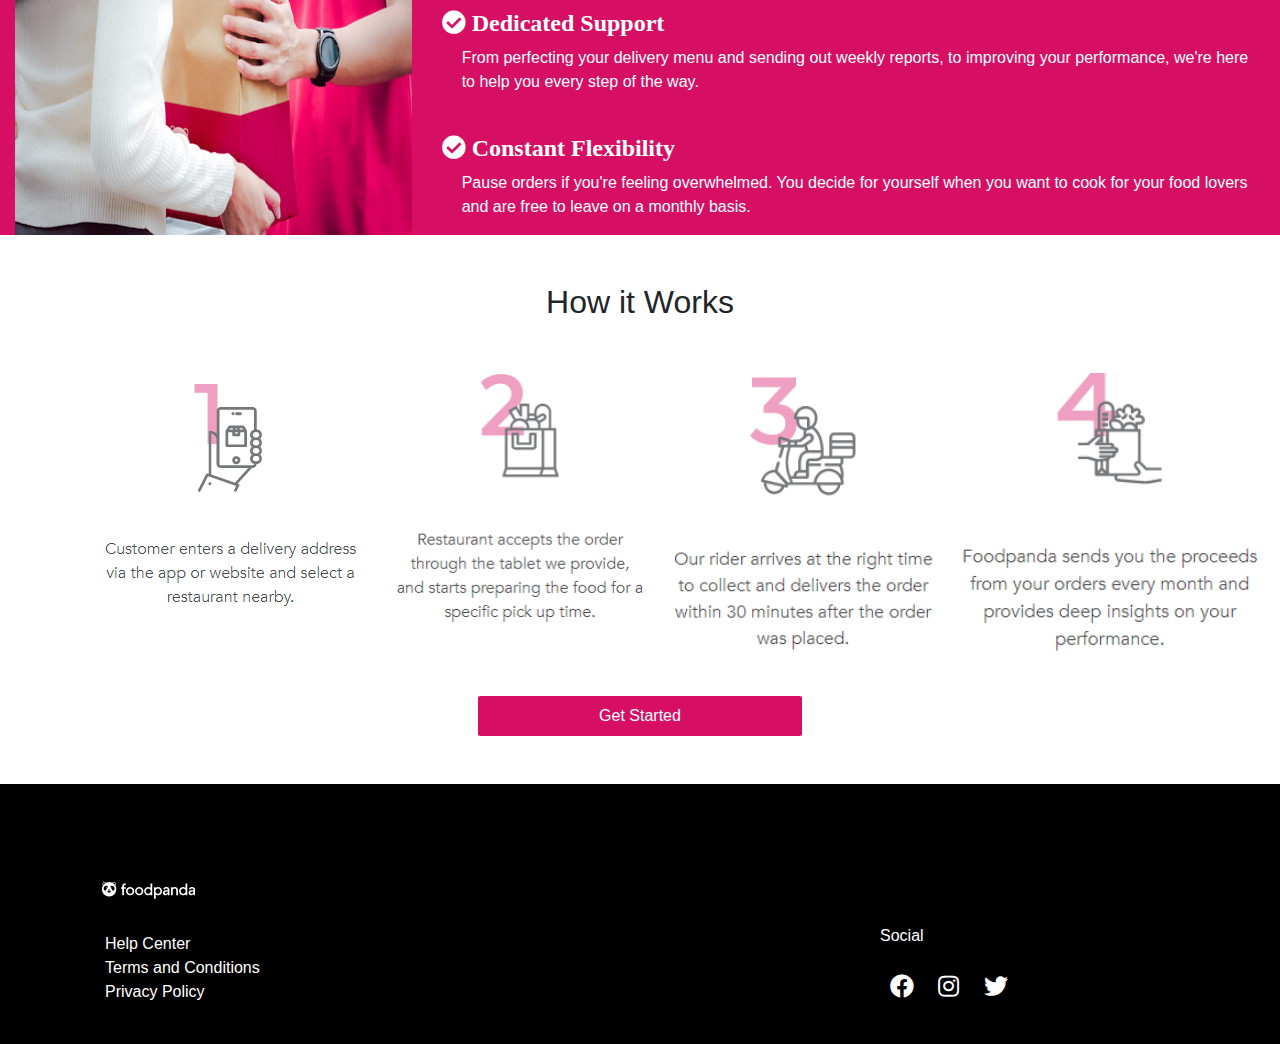
<file: assets/foodpanda/stared/start.html>
<!DOCTYPE html>
<html lang="en">

<head>
  <meta charset="UTF-8">
  <meta name="viewport" content="width=device-width, initial-scale=1.0">
  <meta http-equiv="X-UA-Compatible" content="ie=edge">
  <meta name="Description" content="Enter your description here" />
  <link rel="stylesheet" href="https://cdnjs.cloudflare.com/ajax/libs/twitter-bootstrap/4.6.0/css/bootstrap.min.css">
  <link rel="stylesheet" href="https://cdnjs.cloudflare.com/ajax/libs/font-awesome/5.15.4/css/all.min.css">
  <title>Title</title>
  <style>
    .part {
      background: linear-gradient(rgba(0, 0, 0, 0.5), rgba(0, 0, .0, 0.5)), url(images/background.jpg) no-repeat;
      height: 120vh;
      background-size: cover;
      background-attachment: fixed;
    }

    .form-control {
      min-width: 400px;
      margin-left: 30px;
    }

    .form-group label {
      margin-left: 30px;
    }

    .pink {
      display: block;
      background-color: #d70f64;
      color: #fff;
      width: 80%;
      /* padding: 14px; */
      margin-left: 50px;
      margin-bottom: 20px;
      font-size: 14px;
      /* line-height: 18px; */
      border: none !important;
      border-radius: 0;
      -webkit-transition: all 0.3s;
      transition: all 0.3s;
    }
    /* .form-group{
      position: relative;
      padding: 10px 10px 20px 10px;
      height: 60px;
    } */
.partt{
  background: #d70f64;
}
.bt{
    display: block;
    background-color: #d70f64;
    width: 324px;
    height: 40px;
    border-radius: 2px;
    margin: 0 auto;
    color: #fff;
     /* line-height: 42px; */
    font-size: 1rem; 
    text-decoration: none;
    text-align: center;
}
.fota{
  background: black;
  color: #fff;
}
.fab{
  padding: 10px;
  font-size: 1.5rem;
}
  </style>
</head>

<body>
  <!-- Image and text -->
  <nav class="navbar navbar-light bg-light">
    <a class="navbar-brand" href="#">
      <img src="images/logo.PNG" width="150" height="30" class="d-inline-block align-top" alt=""></a>
  </nav>
  <div class="container-fluid part">
    <div class="row">
      <div class="col-md-5 text-white text-center" style="top: 120px; font-weight: bold; font-size: larger;">
        <h2> PARTNER WITH US</h2>
        <br>
        <p>We're hungry for the best things in life: delicious food, exploring the city and bringing the first bite of
          food to our customers.</p>
        <br>
        <p>foodpanda is multi-national, fast-growing business that maintains its appeal as localised service with
          community ambition.</p>
      </div>
      <div class="col-md-7">
        <div class="sect">
        <div class="card " style="position: relative; top: 30px;">
          <form class="bg-white">
            <div class="form-group">
              <br>
              <h4 class="text-center">Interested? Fill in the form below to become our <br> partner and increase your
                revenue!</h4>
              <label for="inputsm">Business Name</label>
              <input type="text" style="width: 500px;" class="form-control form-control-sm" placeholder="Enter email">
            </div>
            <div class="form-group" style="width: 500px;">
              <label for="exampleFormControlSelect1">Business Type</label>
              <select class="form-control form-control-sm" style="width: 500px;" id="exampleFormControlSelect1">
                <option>--None--</option>
                <option>Resturant</option>
                <option>Home</option>
              </select>
            </div>
            <div class="form-group">
              <label for="exampleInputPassword1">First Name</label>
              <input type="text" style="width: 500px;" class="form-control form-control-sm">
            </div>
            <div class="form-group">
              <label for="exampleInputPassword1">Last Name</label>
              <input type="text" style="width: 500px;" class="form-control form-control-sm">
            </div>
            <div class="form-group">
              <label for="exampleInputPassword1">Contact Number</label>
              <input type="text" style="width: 500px;" class="form-control form-control-sm" placeholder="+92-332245310">
            </div>
            <div class="form-group">
              <label for="exampleInputPassword1">E-Mail</label>
              <input type="text" style="width: 500px;" class="form-control form-control-sm" placeholder="name@email.com">
            </div>
            <div class="form-group">
              <label for="exampleInputPassword1">Restuarant Address</label>
              <input type="text" style="width: 500px;" class="form-control form-control-sm" placeholder="Search Here">
            </div>
            <button type="submit" class="btn pink">Submit</button>
          </form>
        </div>
      </div>
      </div>
    </div>
  </div>
  <div class="container">
    <br>
    <h2 class="text-center">Steps to Activation</h2>
    <br>
    <div class="row">
      <div class="col-3">
        <div class="card-body" style="width: 12rem;">
          <img class="card-img img-fluid" src="images/1.PNG">
        </div>
      </div>
      <div class="col-3">
        <div class="card-body" style="width: 19rem;">
          <img class="card-img img-fluid" src="images/2.PNG">
        </div>
      </div>
      <div class="col-3">
        <div class="card-body" style="width: 12rem;">
          <img class="card-img img-fluid" src="images/3.PNG">
        </div>
      </div>
      <div class="col-3">
        <div class="card-body" style="width: 14rem;">
          <img class="card-img img-fluid" src="images/4.PNG">
        </div>
      </div>
    </div>
  </div>
<div class="container-fluid partt">
  <div class="row">
    <div class="col-4">
      <img src="images/bg_checklist-min.jpg" style="width: 100%; height: 100%;">
    </div>
<div class="col">
  <br>
  <div class="form-group">
  <h4 class="text-white"> <i class="fa fa-check-circle"> More Revenue</h4></i>
  <p style="margin-left: 20px;color: #fff;" >With foodpanda, you will gain an additional source of income. Our customers are continually searching the latest cool restaurants in their city.</p>
</div>
<br>
<div class="form-group">
<h4 class="text-white"> <i class="fa fa-check-circle"> Dedicated Support</h4></i>
<p style="margin-left: 20px;color: #fff;" >From perfecting your delivery menu and sending out weekly reports, to improving your performance, we're here to help you every step of the way.</p>
</div>
<br>
<div class="form-group">
<h4 class="text-white"> <i class="fa fa-check-circle"> Constant Flexibility</h4></i>
<p style="margin-left: 20px;color: #fff;" >Pause orders if you're feeling overwhelmed. You decide for yourself when you want to cook for your food lovers and are free to leave on a monthly basis.</p>
</div>
</div>
  </div>
</div>
<br>
<div class="container">
  <br>
  <h2 class="text-center">How it Works</h2>
  <br>
  <div class="row">
    <div class="col-3">
      <div class="card-body" style="width: 19rem;">
        <img class="card-img img-fluid" src="images/e1.PNG">
      </div>
    </div>
    <div class="col-3">
      <div class="card-body" style="width: 19rem;">
        <img class="card-img img-fluid" src="images/e2.PNG">
      </div>
    </div>
    <div class="col-3">
      <div class="card-body" style="width: 19rem;">
        <img class="card-img img-fluid" src="images/e3.PNG">
      </div>
    </div>
    <div class="col-3">
      <div class="card-body" style="width: 23rem;">
        <img class="card-img img-fluid" src="images/e4.PNG">
      </div>
    </div>
  </div>
  <button class="btn bt"> Get Started</button>
</div>
<br>
<br>
<footer class="fota">
<div class="container">
  <div class="row">
    <div class="col-6">
      <div class="form-group" style="margin-top: 90px;">
      <img src="images/footer.PNG" class="img-fluid"><br> <br>
      <a href="#" style="margin-left: 20px; text-decoration: none; color: #fff;">Help Center</a><br>
      <a href="#" style="margin-left: 20px; text-decoration: none; color: #fff;">Terms and Conditions</a><br>
      <a href="#" style="margin-left: 20px; text-decoration: none; color: #fff;">Privacy Policy</a><br><br>
    </div>
    </div>

    <div class="col-6">
      <div class="form-group offset-5" style="margin-top: 140px;"><p style="font-weight: lighter;">Social</p>
      <a href="#"><i class="fab fa-facebook text-white"></i></a> 
      <a href="#"><i class="fab fa-instagram text-white"></i></a>
      <a href="#"><i class="fab fa-twitter text-white"></i></a>
      </div>
    </div>
  </div>
</div>
</footer>
  <script src="https://cdnjs.cloudflare.com/ajax/libs/jquery/3.5.1/jquery.slim.min.js"></script>
  <script src="https://cdnjs.cloudflare.com/ajax/libs/popper.js/1.16.1/umd/popper.min.js"></script>
  <script src="https://cdnjs.cloudflare.com/ajax/libs/twitter-bootstrap/4.6.0/js/bootstrap.min.js"></script>
</body>

</html>
</file>
<file: assets/css/style.css>
/**
* Template Name: Personal - v4.7.0
* Template URL: https://bootstrapmade.com/personal-free-resume-bootstrap-template/
* Author: BootstrapMade.com
* License: https://bootstrapmade.com/license/
*/

/*--------------------------------------------------------------
# General
--------------------------------------------------------------*/
body {
  font-family: "Open Sans", sans-serif;
  background-color: #040404;
  color: #fff;
  position: relative;
  background: transparent;
}
body::before {
  content: "";
  position: fixed;
  background: #040404 url("../img/img1.jpeg") top right no-repeat;
  background-size: cover;
  left: 0;
  right: 0;
  top: 0;
  height: 100vh;
  z-index: -1;
}
@media (min-width: 1024px) {
  body::before {
    background-attachment: fixed;
  }
}

a {
  color: #18d26e;
  text-decoration: none;
}

a:hover {
  color: #35e888;
  text-decoration: none;
}

h1, h2, h3, h4, h5, h6 {
  font-family: "Raleway", sans-serif;
}

/*--------------------------------------------------------------
# Header
--------------------------------------------------------------*/
#header {
  transition: ease-in-out 0.3s;
  position: relative;
  height: 100vh;
  display: flex;
  align-items: center;
  z-index: 997;
  overflow-y: auto;
}
#header * {
  transition: ease-in-out 0.3s;
}
#header h1 {
  font-size: 48px;
  margin: 0;
  padding: 0;
  line-height: 1;
  font-weight: 700;
  font-family: "Poppins", sans-serif;
}
#header h1 a, #header h1 a:hover {
  color: #fff;
  line-height: 1;
  display: inline-block;
}
#header h2 {
  font-size: 24px;
  margin-top: 20px;
  color: rgba(255, 255, 255, 0.8);
}
#header h2 span {
  color: #fff;
  border-bottom: 2px solid #18d26e;
  padding-bottom: 6px;
}
#header img {
  padding: 0;
  margin: 0;
}
#header .social-links {
  margin-top: 40px;
  display: flex;
}
#header .social-links a {
  font-size: 16px;
  display: flex;
  justify-content: center;
  align-items: center;
  background: rgba(255, 255, 255, 0.1);
  color: #fff;
  line-height: 1;
  margin-right: 8px;
  border-radius: 50%;
  width: 40px;
  height: 40px;
}
#header .social-links a:hover {
  background: #18d26e;
}
@media (max-width: 992px) {
  #header h1 {
    font-size: 36px;
  }
  #header h2 {
    font-size: 20px;
    line-height: 30px;
  }
  #header .social-links {
    margin-top: 15px;
  }
  #header .container {
    display: flex;
    flex-direction: column;
    align-items: center;
  }
}

/* Header Top */
#header.header-top {
  height: 80px;
  position: fixed;
  left: 0;
  top: 0;
  right: 0;
  background: rgba(0, 0, 0, 0.9);
}
#header.header-top .social-links, #header.header-top h2 {
  display: none;
}
#header.header-top h1 {
  margin-right: auto;
  font-size: 36px;
}
#header.header-top .container {
  display: flex;
  align-items: center;
}
#header.header-top .navbar {
  margin: 0;
}
@media (max-width: 768px) {
  #header.header-top {
    height: 60px;
  }
  #header.header-top h1 {
    font-size: 26px;
  }
}

/*--------------------------------------------------------------
# Navigation Menu
--------------------------------------------------------------*/
/**
* Desktop Navigation 
*/
.navbar {
  padding: 0;
  margin-top: 35px;
}
.navbar ul {
  margin: 0;
  padding: 0;
  display: flex;
  list-style: none;
  align-items: center;
}
.navbar li {
  position: relative;
}
.navbar li + li {
  margin-left: 30px;
}
.navbar a, .navbar a:focus {
  display: flex;
  align-items: center;
  justify-content: space-between;
  padding: 0;
  font-family: "Poppins", sans-serif;
  font-size: 16px;
  font-weight: 400;
  color: rgba(255, 255, 255, 0.7);
  white-space: nowrap;
  transition: 0.3s;
}
.navbar a i, .navbar a:focus i {
  font-size: 12px;
  line-height: 0;
  margin-left: 5px;
}
.navbar a:before {
  content: "";
  position: absolute;
  width: 0;
  height: 2px;
  bottom: -4px;
  left: 0;
  background-color: #18d26e;
  visibility: hidden;
  width: 0px;
  transition: all 0.3s ease-in-out 0s;
}
.navbar a:hover:before, .navbar li:hover > a:before, .navbar .active:before {
  visibility: visible;
  width: 25px;
}
.navbar a:hover, .navbar .active, .navbar .active:focus, .navbar li:hover > a {
  color: #fff;
}

/**
* Mobile Navigation 
*/
.mobile-nav-toggle {
  color: #fff;
  font-size: 28px;
  cursor: pointer;
  display: none;
  line-height: 0;
  transition: 0.5s;
  position: fixed;
  right: 15px;
  top: 15px;
}

@media (max-width: 991px) {
  .mobile-nav-toggle {
    display: block;
  }

  .navbar ul {
    display: none;
  }
}
.navbar-mobile {
  position: fixed;
  overflow: hidden;
  top: 0;
  right: 0;
  left: 0;
  bottom: 0;
  background: rgba(0, 0, 0, 0.9);
  transition: 0.3s;
  z-index: 999;
  margin-top: 0;
}
.navbar-mobile .mobile-nav-toggle {
  position: absolute;
  top: 15px;
  right: 15px;
}
.navbar-mobile ul {
  display: block;
  position: absolute;
  top: 55px;
  right: 15px;
  bottom: 45px;
  left: 15px;
  padding: 10px 0;
  overflow-y: auto;
  transition: 0.3s;
  border: 2px solid rgba(255, 255, 255, 0.2);
}
.navbar-mobile li {
  padding: 12px 20px;
}
.navbar-mobile li + li {
  margin: 0;
}
.navbar-mobile a, .navbar-mobile a:focus {
  font-size: 16px;
  position: relative;
}

/*--------------------------------------------------------------
# Sections General
--------------------------------------------------------------*/
section {
  overflow: hidden;
  position: absolute;
  width: 100%;
  top: 140px;
  bottom: 100%;
  opacity: 0;
  transition: ease-in-out 0.4s;
  z-index: 2;
}
section.section-show {
  top: 100px;
  bottom: auto;
  opacity: 1;
  padding-bottom: 45px;
}
section .container {
  background: rgba(0, 0, 0, 0.9);
  padding: 30px;
}
@media (max-width: 768px) {
  section {
    top: 120px;
  }
  section.section-show {
    top: 80px;
  }
}

.section-title h2 {
  font-size: 14px;
  font-weight: 500;
  padding: 0;
  line-height: 1px;
  margin: 0 0 20px 0;
  letter-spacing: 2px;
  text-transform: uppercase;
  color: #aaaaaa;
  font-family: "Poppins", sans-serif;
}
.section-title h2::after {
  content: "";
  width: 120px;
  height: 1px;
  display: inline-block;
  background: #4ceb95;
  margin: 4px 10px;
}
.section-title p {
  margin: 0;
  margin: -15px 0 15px 0;
  font-size: 36px;
  font-weight: 700;
  text-transform: uppercase;
  font-family: "Poppins", sans-serif;
  color: #fff;
}

/*--------------------------------------------------------------
# About
--------------------------------------------------------------*/
.about-me .content h3 {
  font-weight: 700;
  font-size: 26px;
  color: #18d26e;
}
.about-me .content ul {
  list-style: none;
  padding: 0;
}
.about-me .content ul li {
  margin-bottom: 20px;
  display: flex;
  align-items: center;
}
.about-me .content ul strong {
  margin-right: 10px;
}
.about-me .content ul i {
  font-size: 16px;
  margin-right: 5px;
  color: #18d26e;
  line-height: 0;
}
.about-me .content p:last-child {
  margin-bottom: 0;
}

/*--------------------------------------------------------------
# Counts
--------------------------------------------------------------*/
.counts {
  padding: 70px 0 60px;
}
.counts .count-box {
  padding: 30px 30px 25px 30px;
  width: 100%;
  position: relative;
  text-align: center;
  background: rgba(255, 255, 255, 0.08);
}
.counts .count-box i {
  position: absolute;
  top: -25px;
  left: 50%;
  transform: translateX(-50%);
  font-size: 24px;
  background: rgba(255, 255, 255, 0.1);
  padding: 12px;
  color: #18d26e;
  border-radius: 50px;
  line-height: 0;
}
.counts .count-box span {
  font-size: 36px;
  display: block;
  font-weight: 600;
  color: #fff;
}
.counts .count-box p {
  padding: 0;
  margin: 0;
  font-family: "Raleway", sans-serif;
  font-size: 14px;
}

/*--------------------------------------------------------------
# Skills
--------------------------------------------------------------*/
.skills .progress {
  height: 60px;
  display: block;
  background: none;
  border-radius: 0;
}
.skills .progress .skill {
  padding: 10px 0;
  margin: 0;
  text-transform: uppercase;
  display: block;
  font-weight: 600;
  font-family: "Poppins", sans-serif;
  color: #fff;
}
.skills .progress .skill .val {
  float: right;
  font-style: normal;
}
.skills .progress-bar-wrap {
  background: rgba(255, 255, 255, 0.2);
}
.skills .progress-bar {
  width: 1px;
  height: 10px;
  transition: 0.9s;
  background-color: #18d26e;
}

/*--------------------------------------------------------------
# Interests
--------------------------------------------------------------*/
.interests .icon-box {
  display: flex;
  align-items: center;
  padding: 20px;
  background: rgba(255, 255, 255, 0.08);
  transition: ease-in-out 0.3s;
}
.interests .icon-box i {
  font-size: 32px;
  padding-right: 10px;
  line-height: 1;
}
.interests .icon-box h3 {
  font-weight: 700;
  margin: 0;
  padding: 0;
  line-height: 1;
  font-size: 16px;
  color: #fff;
}
.interests .icon-box:hover {
  background: rgba(255, 255, 255, 0.12);
}

/*--------------------------------------------------------------
# Testimonials
--------------------------------------------------------------*/
.testimonials .testimonials-carousel, .testimonials .testimonials-slider {
  overflow: hidden;
}
.testimonials .testimonial-item {
  box-sizing: content-box;
  min-height: 320px;
}
.testimonials .testimonial-item .testimonial-img {
  width: 90px;
  border-radius: 50%;
  margin: -40px 0 0 40px;
  position: relative;
  z-index: 2;
  border: 6px solid rgba(255, 255, 255, 0.12);
}
.testimonials .testimonial-item h3 {
  font-size: 18px;
  font-weight: bold;
  margin: 10px 0 5px 45px;
  color: #fff;
}
.testimonials .testimonial-item h4 {
  font-size: 14px;
  color: #999;
  margin: 0 0 0 45px;
}
.testimonials .testimonial-item .quote-icon-left, .testimonials .testimonial-item .quote-icon-right {
  color: rgba(255, 255, 255, 0.25);
  font-size: 26px;
}
.testimonials .testimonial-item .quote-icon-left {
  display: inline-block;
  left: -5px;
  position: relative;
}
.testimonials .testimonial-item .quote-icon-right {
  display: inline-block;
  right: -5px;
  position: relative;
  top: 10px;
}
.testimonials .testimonial-item p {
  font-style: italic;
  margin: 0 15px 0 15px;
  padding: 20px 20px 60px 20px;
  background: rgba(255, 255, 255, 0.1);
  position: relative;
  border-radius: 6px;
  position: relative;
  z-index: 1;
}
.testimonials .swiper-pagination {
  margin-top: 20px;
  position: relative;
}
.testimonials .swiper-pagination .swiper-pagination-bullet {
  width: 12px;
  height: 12px;
  opacity: 1;
  background-color: rgba(255, 255, 255, 0.3);
}
.testimonials .swiper-pagination .swiper-pagination-bullet-active {
  background-color: #18d26e;
}

/*--------------------------------------------------------------
# Resume
--------------------------------------------------------------*/
.resume .resume-title {
  font-size: 26px;
  font-weight: 700;
  margin-top: 20px;
  margin-bottom: 20px;
  color: #fff;
}
.resume .resume-item {
  padding: 0 0 20px 20px;
  margin-top: -2px;
  border-left: 2px solid rgba(255, 255, 255, 0.2);
  position: relative;
}
.resume .resume-item h4 {
  line-height: 18px;
  font-size: 18px;
  font-weight: 600;
  text-transform: uppercase;
  font-family: "Poppins", sans-serif;
  color: #18d26e;
  margin-bottom: 10px;
}
.resume .resume-item h5 {
  font-size: 16px;
  background: rgba(255, 255, 255, 0.15);
  padding: 5px 15px;
  display: inline-block;
  font-weight: 600;
  margin-bottom: 10px;
}
.resume .resume-item ul {
  padding-left: 20px;
}
.resume .resume-item ul li {
  padding-bottom: 10px;
}
.resume .resume-item:last-child {
  padding-bottom: 0;
}
.resume .resume-item::before {
  content: "";
  position: absolute;
  width: 16px;
  height: 16px;
  border-radius: 50px;
  left: -9px;
  top: 0;
  background: #18d26e;
  border: 2px solid #18d26e;
}

/*--------------------------------------------------------------
# Services
--------------------------------------------------------------*/
.services .icon-box {
  text-align: center;
  background: rgba(204, 204, 204, 0.1);
  padding: 80px 20px;
  transition: all ease-in-out 0.3s;
}
.services .icon-box .icon {
  margin: 0 auto;
  width: 64px;
  height: 64px;
  background: #18d26e;
  border-radius: 5px;
  transition: all 0.3s ease-out 0s;
  display: flex;
  align-items: center;
  justify-content: center;
  margin-bottom: 20px;
  transform-style: preserve-3d;
}
.services .icon-box .icon i {
  color: #fff;
  font-size: 28px;
}
.services .icon-box .icon::before {
  position: absolute;
  content: "";
  left: -8px;
  top: -8px;
  height: 100%;
  width: 100%;
  background: rgba(255, 255, 255, 0.15);
  border-radius: 5px;
  transition: all 0.3s ease-out 0s;
  transform: translateZ(-1px);
}
.services .icon-box h4 {
  font-weight: 700;
  margin-bottom: 15px;
  font-size: 24px;
}
.services .icon-box h4 a {
  color: #fff;
}
.services .icon-box p {
  line-height: 24px;
  font-size: 14px;
  margin-bottom: 0;
}
.services .icon-box:hover {
  background: #18d26e;
  border-color: #18d26e;
}
.services .icon-box:hover .icon {
  background: #fff;
}
.services .icon-box:hover .icon i {
  color: #18d26e;
}
.services .icon-box:hover .icon::before {
  background: #35e888;
}
.services .icon-box:hover h4 a, .services .icon-box:hover p {
  color: #fff;
}

/*--------------------------------------------------------------
# Portfolio
--------------------------------------------------------------*/
.portfolio .portfolio-item {
  margin-bottom: 30px;
}
.portfolio #portfolio-flters {
  padding: 0;
  margin: 0 auto 15px auto;
  list-style: none;
  text-align: center;
  border-radius: 50px;
  padding: 2px 15px;
}
.portfolio #portfolio-flters li {
  cursor: pointer;
  display: inline-block;
  padding: 8px 16px 10px 16px;
  font-size: 14px;
  font-weight: 600;
  line-height: 1;
  text-transform: uppercase;
  color: #fff;
  background: rgba(255, 255, 255, 0.1);
  margin: 0 3px 10px 3px;
  transition: all 0.3s ease-in-out;
  border-radius: 4px;
}
.portfolio #portfolio-flters li:hover, .portfolio #portfolio-flters li.filter-active {
  background: #18d26e;
}
.portfolio #portfolio-flters li:last-child {
  margin-right: 0;
}
.portfolio .portfolio-wrap {
  transition: 0.3s;
  position: relative;
  overflow: hidden;
  z-index: 1;
  background: rgba(0, 0, 0, 0.6);
}
.portfolio .portfolio-wrap::before {
  content: "";
  background: rgba(0, 0, 0, 0.6);
  position: absolute;
  left: 30px;
  right: 30px;
  top: 30px;
  bottom: 30px;
  transition: all ease-in-out 0.3s;
  z-index: 2;
  opacity: 0;
}
.portfolio .portfolio-wrap .portfolio-info {
  opacity: 0;
  position: absolute;
  top: 0;
  left: 0;
  right: 0;
  bottom: 0;
  text-align: center;
  z-index: 3;
  transition: all ease-in-out 0.3s;
  display: flex;
  flex-direction: column;
  justify-content: center;
  align-items: center;
}
.portfolio .portfolio-wrap .portfolio-info::before {
  display: block;
  content: "";
  width: 48px;
  height: 48px;
  position: absolute;
  top: 35px;
  left: 35px;
  border-top: 3px solid #fff;
  border-left: 3px solid #fff;
  transition: all 0.5s ease 0s;
  z-index: 9994;
}
.portfolio .portfolio-wrap .portfolio-info::after {
  display: block;
  content: "";
  width: 48px;
  height: 48px;
  position: absolute;
  bottom: 35px;
  right: 35px;
  border-bottom: 3px solid #fff;
  border-right: 3px solid #fff;
  transition: all 0.5s ease 0s;
  z-index: 9994;
}
.portfolio .portfolio-wrap .portfolio-info h4 {
  font-size: 20px;
  color: #fff;
  font-weight: 600;
}
.portfolio .portfolio-wrap .portfolio-info p {
  color: #ffffff;
  font-size: 14px;
  text-transform: uppercase;
  padding: 0;
  margin: 0;
}
.portfolio .portfolio-wrap .portfolio-links {
  text-align: center;
  z-index: 4;
}
.portfolio .portfolio-wrap .portfolio-links a {
  color: #fff;
  margin: 0 2px;
  font-size: 28px;
  display: inline-block;
  transition: 0.3s;
}
.portfolio .portfolio-wrap .portfolio-links a:hover {
  color: #63eda3;
}
.portfolio .portfolio-wrap:hover::before {
  top: 0;
  left: 0;
  right: 0;
  bottom: 0;
  opacity: 1;
}
.portfolio .portfolio-wrap:hover .portfolio-info {
  opacity: 1;
}
.portfolio .portfolio-wrap:hover .portfolio-info::before {
  top: 15px;
  left: 15px;
}
.portfolio .portfolio-wrap:hover .portfolio-info::after {
  bottom: 15px;
  right: 15px;
}

/*--------------------------------------------------------------
# Portfolio Details
--------------------------------------------------------------*/
.portfolio-details {
  padding-top: 40px;
  background: rgba(0, 0, 0, 0.8);
  position: fixed;
  left: 0;
  right: 0;
  top: 0;
  bottom: 0;
  overflow-y: auto;
}
.portfolio-details .container {
  padding-top: 20px;
  padding-bottom: 40px;
}
.portfolio-details .portfolio-title {
  font-size: 26px;
  font-weight: 700;
  margin-bottom: 20px;
}
.portfolio-details .portfolio-info {
  padding-top: 45px;
}
.portfolio-details .portfolio-info h3 {
  font-size: 22px;
  font-weight: 400;
  margin-bottom: 20px;
}
.portfolio-details .portfolio-info ul {
  list-style: none;
  padding: 0;
  font-size: 15px;
}
.portfolio-details .portfolio-info ul li + li {
  margin-top: 10px;
}
.portfolio-details .portfolio-info p {
  font-size: 15px;
  padding: 15px 0 0 0;
}
@media (max-width: 992px) {
  .portfolio-details .portfolio-info {
    padding-top: 20px;
  }
}
.portfolio-details .swiper-pagination {
  margin-top: 20px;
  position: relative;
}
.portfolio-details .swiper-pagination .swiper-pagination-bullet {
  width: 12px;
  height: 12px;
  opacity: 1;
  background-color: rgba(255, 255, 255, 0.3);
}
.portfolio-details .swiper-pagination .swiper-pagination-bullet-active {
  background-color: #18d26e;
}

/*--------------------------------------------------------------
# Contact
--------------------------------------------------------------*/
.contact .info-box {
  color: #444444;
  padding: 20px;
  width: 100%;
  background: rgba(255, 255, 255, 0.08);
}
.contact .info-box i.bx {
  font-size: 24px;
  color: #18d26e;
  border-radius: 50%;
  padding: 14px;
  float: left;
  background: rgba(255, 255, 255, 0.1);
}
.contact .info-box h3 {
  font-size: 20px;
  color: rgba(255, 255, 255, 0.5);
  font-weight: 700;
  margin: 10px 0 8px 68px;
}
.contact .info-box p {
  padding: 0;
  color: #fff;
  line-height: 24px;
  font-size: 14px;
  margin: 0 0 0 68px;
}
.contact .info-box .social-links {
  margin: 5px 0 0 68px;
  display: flex;
}
.contact .info-box .social-links a {
  font-size: 18px;
  display: inline-block;
  color: #fff;
  line-height: 1;
  margin-right: 12px;
  transition: 0.3s;
}
.contact .info-box .social-links a:hover {
  color: #18d26e;
}
.contact .php-email-form {
  padding: 30px;
  background: rgba(255, 255, 255, 0.08);
}
.contact .php-email-form .error-message {
  display: none;
  background: rgba(255, 255, 255, 0.08);
  background: #ed3c0d;
  text-align: left;
  padding: 15px;
  font-weight: 600;
}
.contact .php-email-form .error-message br + br {
  margin-top: 25px;
}
.contact .php-email-form .sent-message {
  display: none;
  background: rgba(255, 255, 255, 0.08);
  background: #18d26e;
  text-align: center;
  padding: 15px;
  font-weight: 600;
}
.contact .php-email-form .loading {
  display: none;
  background: rgba(255, 255, 255, 0.08);
  text-align: center;
  padding: 15px;
}
.contact .php-email-form .loading:before {
  content: "";
  display: inline-block;
  border-radius: 50%;
  width: 24px;
  height: 24px;
  margin: 0 10px -6px 0;
  border: 3px solid #18d26e;
  border-top-color: #eee;
  -webkit-animation: animate-loading 1s linear infinite;
  animation: animate-loading 1s linear infinite;
}
.contact .php-email-form input, .contact .php-email-form textarea {
  border-radius: 0;
  box-shadow: none;
  font-size: 14px;
  background: rgba(255, 255, 255, 0.08);
  border: 0;
  transition: 0.3s;
  color: #fff;
}
.contact .php-email-form input:focus, .contact .php-email-form textarea:focus {
  background-color: rgba(255, 255, 255, 0.11);
}
.contact .php-email-form input::-moz-placeholder, .contact .php-email-form textarea::-moz-placeholder {
  color: rgba(255, 255, 255, 0.3);
  opacity: 1;
}
.contact .php-email-form input::placeholder, .contact .php-email-form textarea::placeholder {
  color: rgba(255, 255, 255, 0.3);
  opacity: 1;
}
.contact .php-email-form input {
  padding: 10px 15px;
}
.contact .php-email-form textarea {
  padding: 12px 15px;
}
.contact .php-email-form button[type=submit] {
  background: #18d26e;
  border: 0;
  padding: 10px 30px;
  color: #fff;
  transition: 0.4s;
  border-radius: 4px;
}
.contact .php-email-form button[type=submit]:hover {
  background: #15bb62;
}
@-webkit-keyframes animate-loading {
  0% {
    transform: rotate(0deg);
  }
  100% {
    transform: rotate(360deg);
  }
}
@keyframes animate-loading {
  0% {
    transform: rotate(0deg);
  }
  100% {
    transform: rotate(360deg);
  }
}

/*--------------------------------------------------------------
# Credits
--------------------------------------------------------------*/
.credits {
  position: fixed;
  right: 0;
  left: 0;
  bottom: 0;
  padding: 15px;
  text-align: right;
  font-size: 13px;
  color: #fff;
  z-index: 999999;
}
@media (max-width: 992px) {
  .credits {
    text-align: center;
    padding: 10px;
    background: rgba(0, 0, 0, 0.8);
  }
}
.credits a {
  color: #18d26e;
  transition: 0.3s;
}
.credits a:hover {
  color: #fff;
}
</file>
